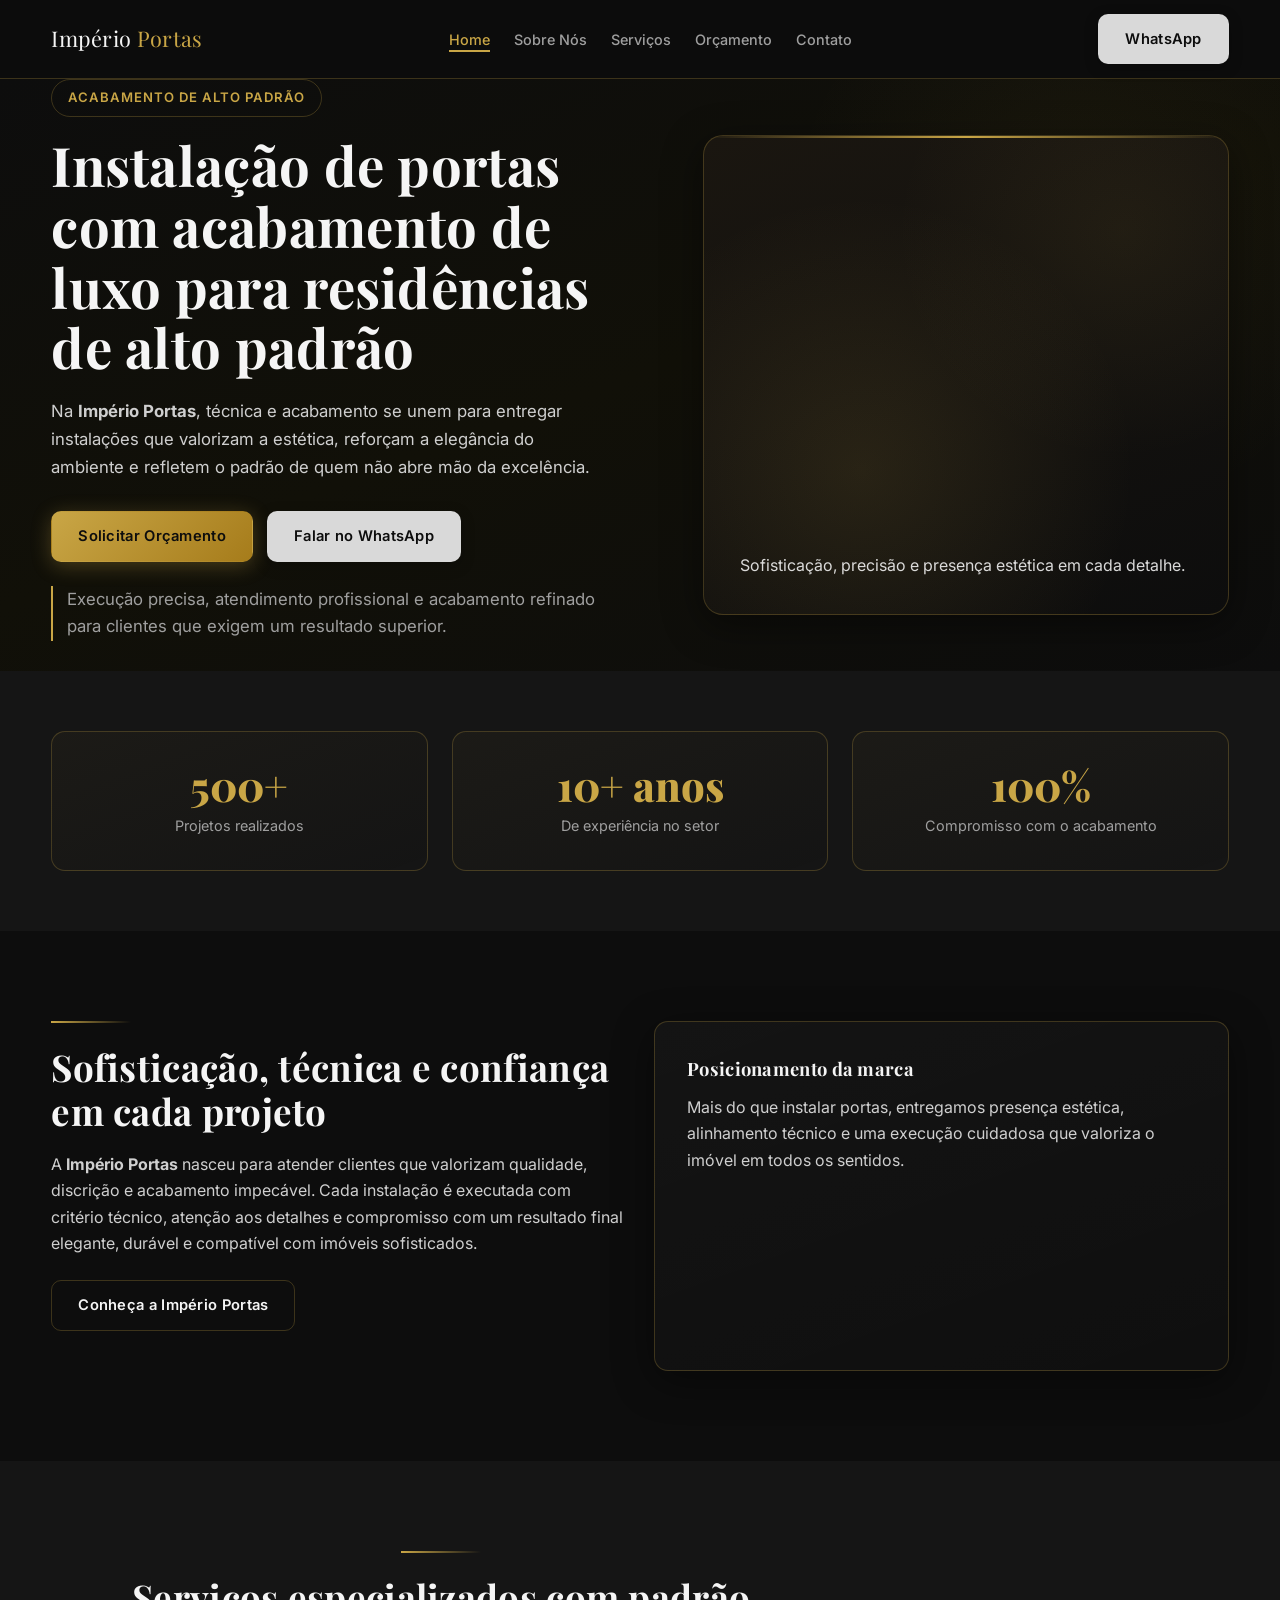
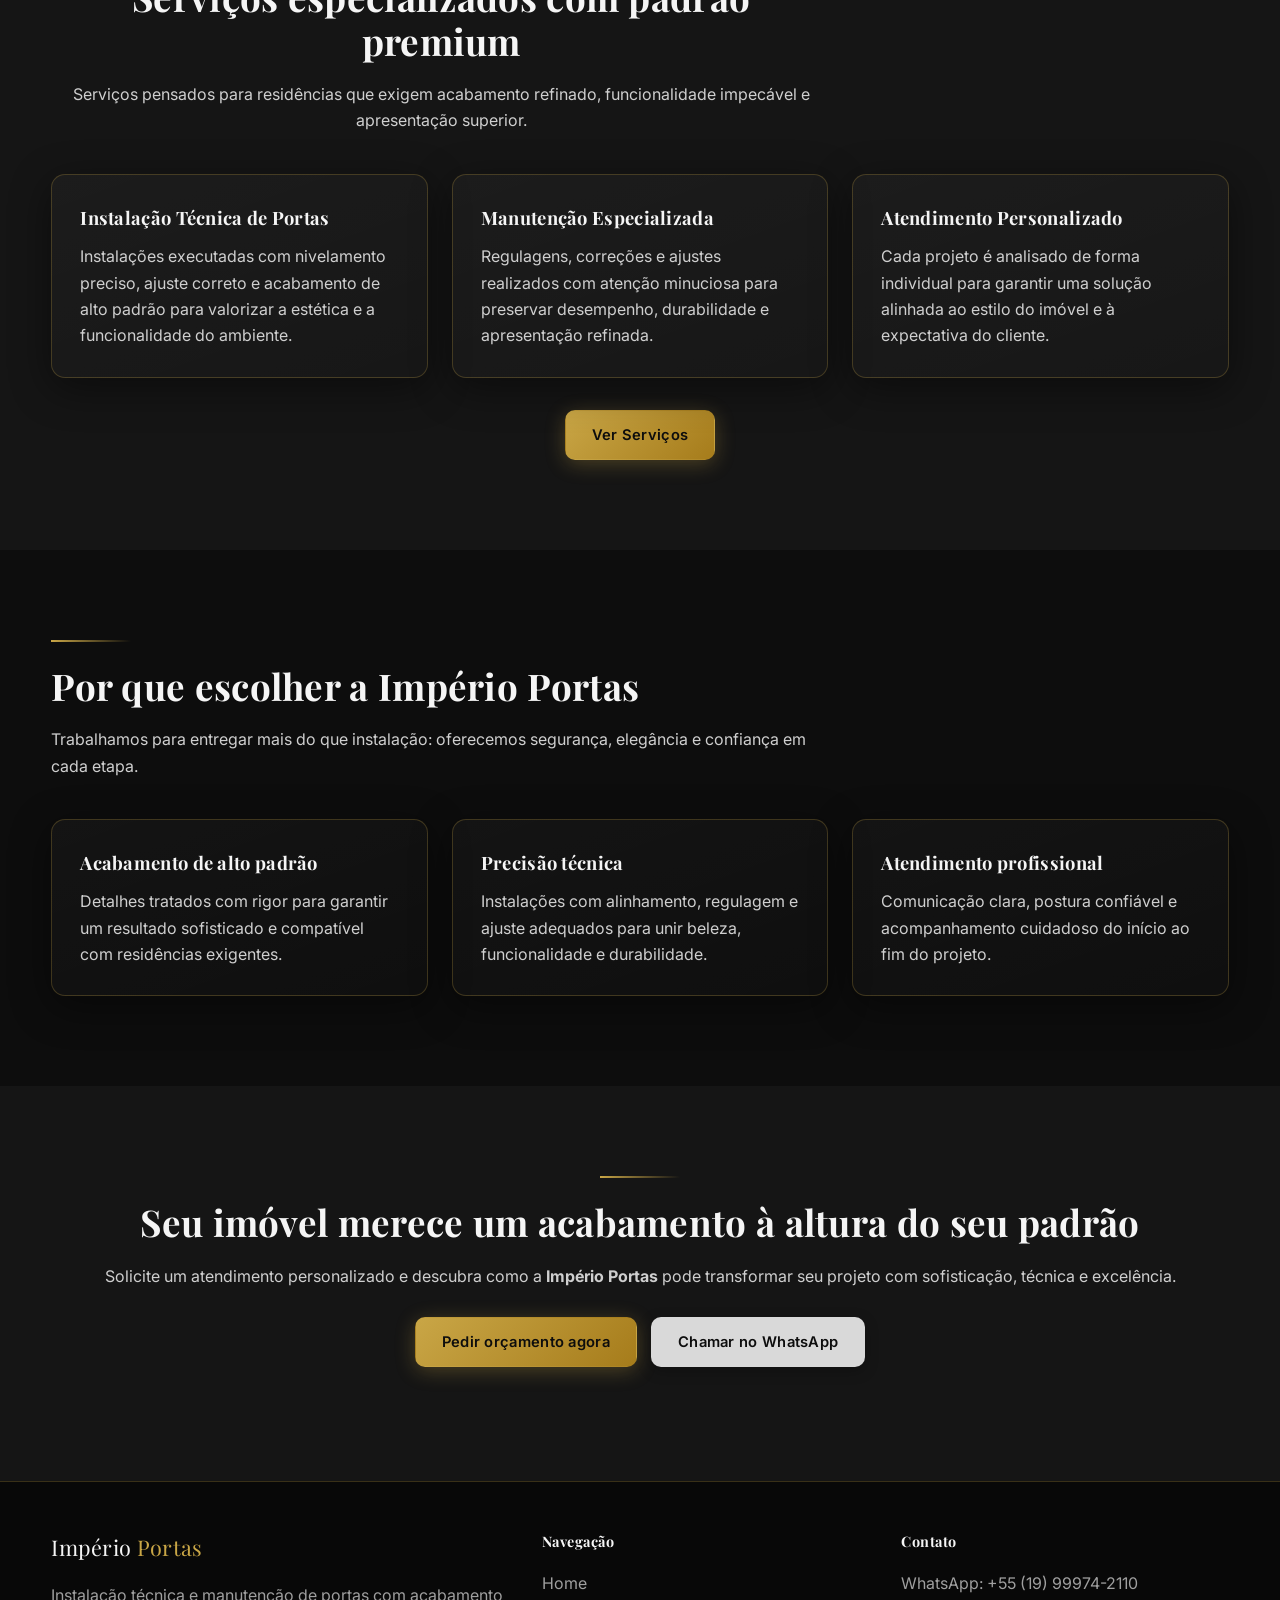
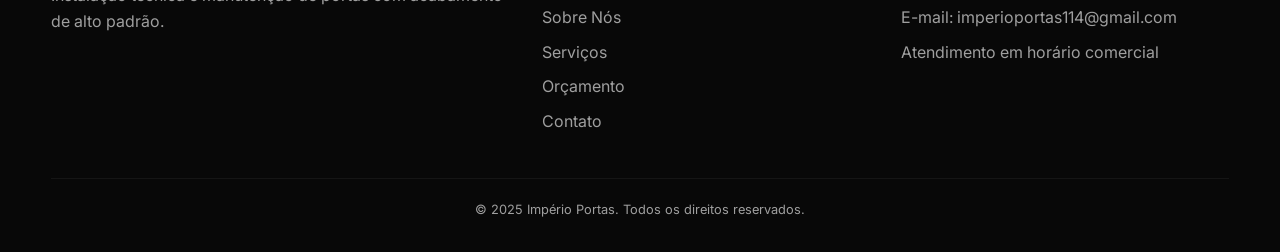
<file: index.html>
<!DOCTYPE html>
<html lang="pt-BR">
<head>
  <meta charset="UTF-8" />
  <meta name="viewport" content="width=device-width, initial-scale=1.0" />
  <meta name="description" content="Império Portas — Instalação de portas com acabamento de luxo para residências de alto padrão." />
  <title>Império Portas | Instalação Premium de Portas</title>
  <link rel="preconnect" href="https://fonts.googleapis.com">
  <link rel="preconnect" href="https://fonts.gstatic.com" crossorigin>
  <link href="https://fonts.googleapis.com/css2?family=Inter:wght@300;400;500;600;700&family=Playfair+Display:wght@600;700;800&display=swap" rel="stylesheet">
  <link rel="stylesheet" href="style.css" />
</head>
<body>

  <!-- ══ HEADER ══════════════════════════════════════════════ -->
  <header class="header">
    <div class="container navbar">
      <a class="logo" href="index.html">Império <span>Portas</span></a>

      <nav aria-label="Menu principal">
        <ul class="nav-menu">
          <li><a class="active" href="index.html">Home</a></li>
          <li><a href="sobre.html">Sobre Nós</a></li>
          <li><a href="servicos.html">Serviços</a></li>
          <li><a href="orcamento.html">Orçamento</a></li>
          <li><a href="contato.html">Contato</a></li>
        </ul>
      </nav>

      <div class="nav-cta">
        <a class="btn btn-light" href="https://wa.me/5519999742110" target="_blank" rel="noopener">WhatsApp</a>
      </div>

      <!-- Hamburger mobile -->
      <button class="hamburger" id="hamburger" aria-label="Abrir menu" aria-expanded="false">
        <span></span><span></span><span></span>
      </button>
    </div>
  </header>

  <!-- Menu mobile overlay -->
  <nav class="mobile-menu" id="mobileMenu" aria-label="Menu mobile">
    <a href="index.html" class="active">Home</a>
    <a href="sobre.html">Sobre Nós</a>
    <a href="servicos.html">Serviços</a>
    <a href="orcamento.html">Orçamento</a>
    <a href="contato.html">Contato</a>
    <div class="mobile-menu-cta">
      <a class="btn btn-light" href="https://wa.me/5519999742110" target="_blank" rel="noopener">Chamar no WhatsApp</a>
    </div>
  </nav>

  <!-- ══ HERO ════════════════════════════════════════════════ -->
  <section class="hero" style="position:relative; overflow:hidden;">
  <div class="hero-accent"></div>
    <div class="container hero-grid">
      <div data-reveal>
        <span class="eyebrow">Acabamento de alto padrão</span>
        <h1>Instalação de portas com acabamento de luxo para residências de alto padrão</h1>
        <p>Na <strong>Império Portas</strong>, técnica e acabamento se unem para entregar instalações que valorizam a estética, reforçam a elegância do ambiente e refletem o padrão de quem não abre mão da excelência.</p>
        <div class="hero-actions">
          <a class="btn btn-gold" href="orcamento.html">Solicitar Orçamento</a>
          <a class="btn btn-light" href="https://wa.me/5519999742110" target="_blank" rel="noopener">Falar no WhatsApp</a>
        </div>
        <p class="trust">Execução precisa, atendimento profissional e acabamento refinado para clientes que exigem um resultado superior.</p>
      </div>

      <div class="hero-card" data-reveal data-reveal-delay="2">
        <span>Sofisticação, precisão e presença estética em cada detalhe.</span>
      </div>
    </div>
  </section>

  <!-- ══ STATS ════════════════════════════════════════════════ -->
  <section class="section-sm alt-bg">
    <div class="container stats-grid">
      <div class="stat-card" data-reveal>
        <div class="stat-number" data-counter="500" data-suffix="+">0+</div>
        <div class="stat-label">Projetos realizados</div>
      </div>
      <div class="stat-card" data-reveal data-reveal-delay="2">
        <div class="stat-number" data-counter="10" data-suffix="+ anos">0+</div>
        <div class="stat-label">De experiência no setor</div>
      </div>
      <div class="stat-card" data-reveal data-reveal-delay="3">
        <div class="stat-number" data-counter="100" data-suffix="%">0%</div>
        <div class="stat-label">Compromisso com o acabamento</div>
      </div>
    </div>
  </section>

  <!-- ══ SOBRE RESUMO ═════════════════════════════════════════ -->
  <section class="section">
    <div class="container grid-2">
      <div class="section-head" data-reveal>
        <div class="line"></div>
        <h2>Sofisticação, técnica e confiança em cada projeto</h2>
        <p>A <strong>Império Portas</strong> nasceu para atender clientes que valorizam qualidade, discrição e acabamento impecável. Cada instalação é executada com critério técnico, atenção aos detalhes e compromisso com um resultado final elegante, durável e compatível com imóveis sofisticados.</p>
        <a class="btn btn-outline mt-24" href="sobre.html">Conheça a Império Portas</a>
      </div>
      <div class="highlight-box" data-reveal data-reveal-delay="2">
        <h3>Posicionamento da marca</h3>
        <p>Mais do que instalar portas, entregamos presença estética, alinhamento técnico e uma execução cuidadosa que valoriza o imóvel em todos os sentidos.</p>
      </div>
    </div>
  </section>

  <!-- ══ SERVIÇOS ═════════════════════════════════════════════ -->
  <section class="section alt-bg">
    <div class="container">
      <div class="section-head center" data-reveal>
        <div class="line" style="margin:0 auto 22px;"></div>
        <h2>Serviços especializados com padrão premium</h2>
        <p>Serviços pensados para residências que exigem acabamento refinado, funcionalidade impecável e apresentação superior.</p>
      </div>
      <div class="grid-3">
        <div class="card" data-reveal data-reveal-delay="1">
          <h3>Instalação Técnica de Portas</h3>
          <p>Instalações executadas com nivelamento preciso, ajuste correto e acabamento de alto padrão para valorizar a estética e a funcionalidade do ambiente.</p>
        </div>
        <div class="card" data-reveal data-reveal-delay="2">
          <h3>Manutenção Especializada</h3>
          <p>Regulagens, correções e ajustes realizados com atenção minuciosa para preservar desempenho, durabilidade e apresentação refinada.</p>
        </div>
        <div class="card" data-reveal data-reveal-delay="3">
          <h3>Atendimento Personalizado</h3>
          <p>Cada projeto é analisado de forma individual para garantir uma solução alinhada ao estilo do imóvel e à expectativa do cliente.</p>
        </div>
      </div>
      <div class="center mt-32">
        <a class="btn btn-gold" href="servicos.html">Ver Serviços</a>
      </div>
    </div>
  </section>

  <!-- ══ DIFERENCIAIS ═════════════════════════════════════════ -->
  <section class="section">
    <div class="container">
      <div class="section-head" data-reveal>
        <div class="line"></div>
        <h2>Por que escolher a Império Portas</h2>
        <p>Trabalhamos para entregar mais do que instalação: oferecemos segurança, elegância e confiança em cada etapa.</p>
      </div>
      <div class="grid-3">
        <div class="card" data-reveal data-reveal-delay="1">
          <h3>Acabamento de alto padrão</h3>
          <p>Detalhes tratados com rigor para garantir um resultado sofisticado e compatível com residências exigentes.</p>
        </div>
        <div class="card" data-reveal data-reveal-delay="2">
          <h3>Precisão técnica</h3>
          <p>Instalações com alinhamento, regulagem e ajuste adequados para unir beleza, funcionalidade e durabilidade.</p>
        </div>
        <div class="card" data-reveal data-reveal-delay="3">
          <h3>Atendimento profissional</h3>
          <p>Comunicação clara, postura confiável e acompanhamento cuidadoso do início ao fim do projeto.</p>
        </div>
      </div>
    </div>
  </section>

  <!-- ══ CTA FINAL ════════════════════════════════════════════ -->
  <section class="section alt-bg">
    <div class="container center" data-reveal>
      <div class="line" style="margin:0 auto 22px;"></div>
      <h2>Seu imóvel merece um acabamento à altura do seu padrão</h2>
      <p>Solicite um atendimento personalizado e descubra como a <strong>Império Portas</strong> pode transformar seu projeto com sofisticação, técnica e excelência.</p>
      <div class="hero-actions" style="justify-content:center; margin-top:28px;">
        <a class="btn btn-gold" href="orcamento.html">Pedir orçamento agora</a>
        <a class="btn btn-light" href="https://wa.me/5519999742110" target="_blank" rel="noopener">Chamar no WhatsApp</a>
      </div>
    </div>
  </section>

  <!-- ══ FOOTER ═══════════════════════════════════════════════ -->
  <footer class="footer">
    <div class="container footer-grid">
      <div>
        <div class="logo mb-16">Império <span>Portas</span></div>
        <p>Instalação técnica e manutenção de portas com acabamento de alto padrão.</p>
      </div>
      <div>
        <h4>Navegação</h4>
        <a href="index.html">Home</a>
        <a href="sobre.html">Sobre Nós</a>
        <a href="servicos.html">Serviços</a>
        <a href="orcamento.html">Orçamento</a>
        <a href="contato.html">Contato</a>
      </div>
      <div>
       <h4>Contato</h4>
        <p>WhatsApp: +55 (19) 99974-2110</p>
        <p>E-mail: imperioportas114@gmail.com</p>
        <p>Atendimento em horário comercial</p>
      </div>
    </div>
    <div class="footer-bottom container">
      <p>&copy; 2025 Império Portas. Todos os direitos reservados.</p>
    </div>
  </footer>

  <script src="app.js" defer></script>
</body>
</html>
</file>
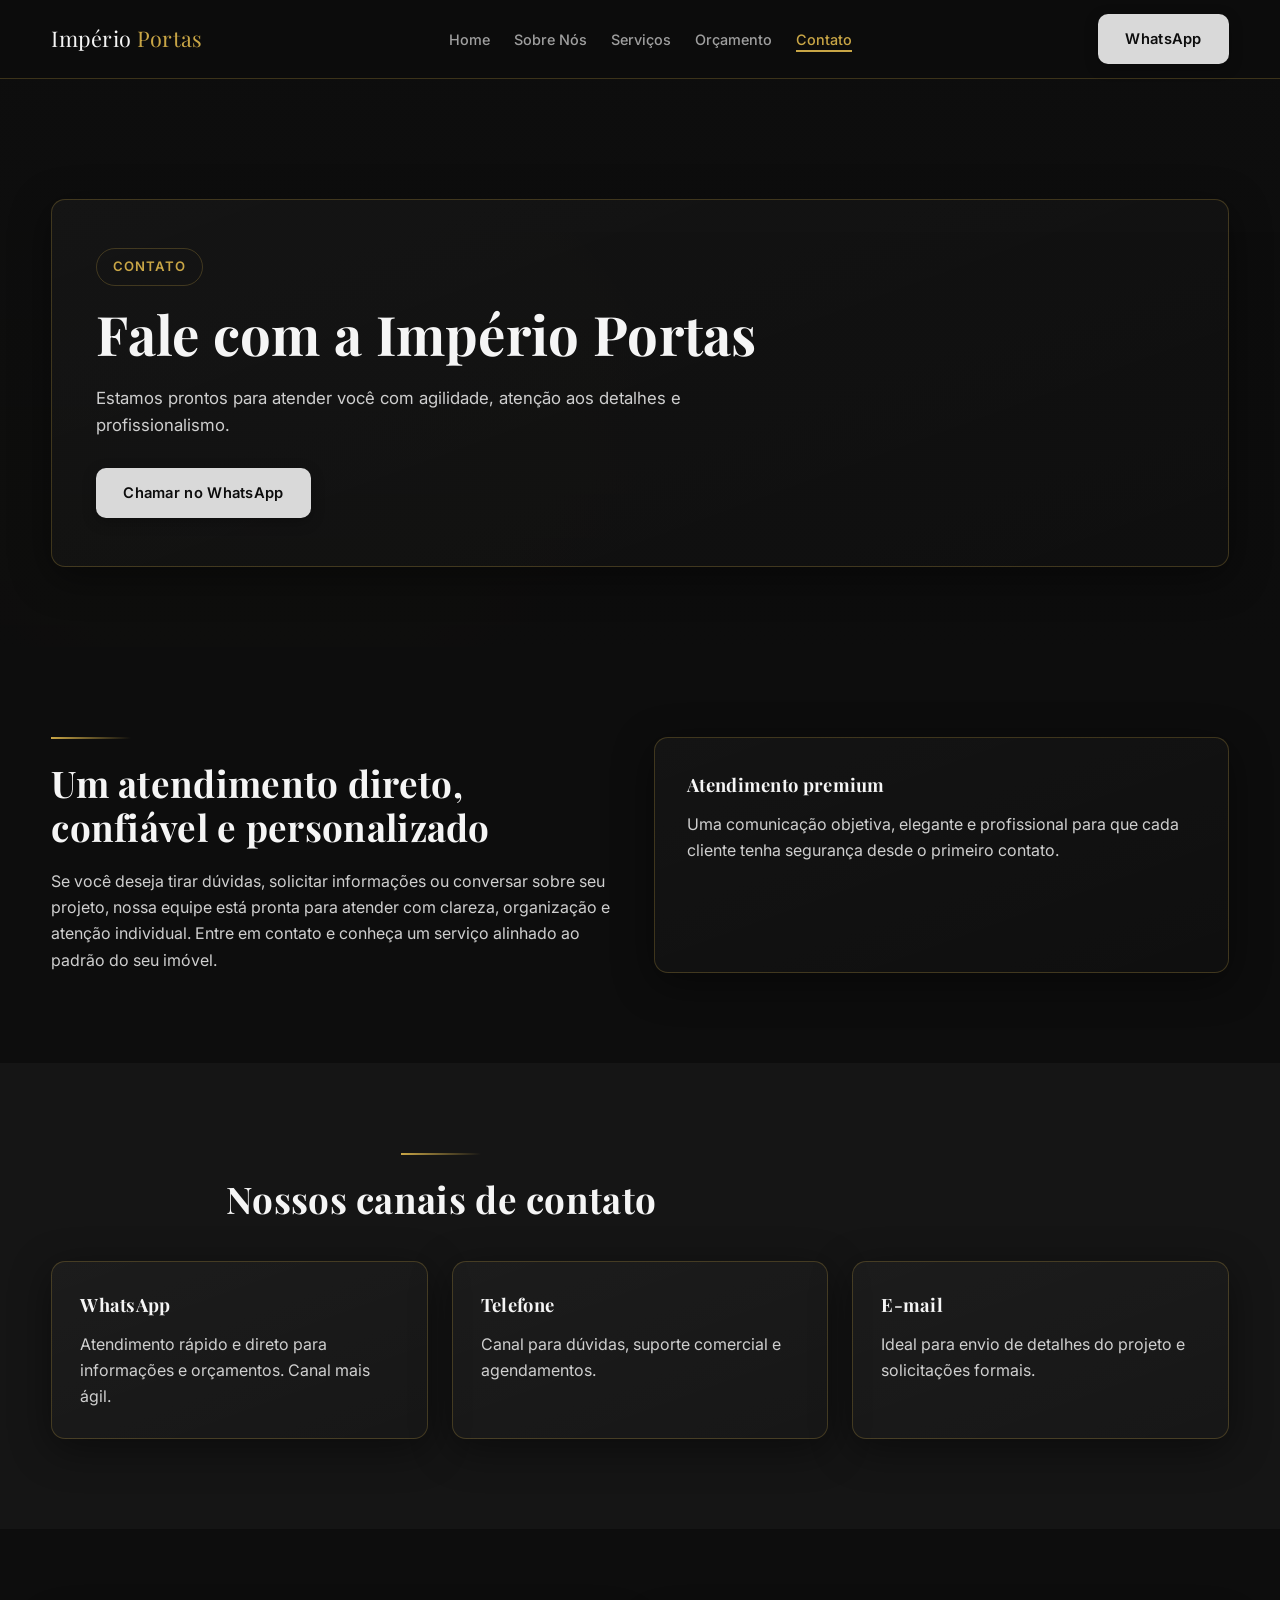
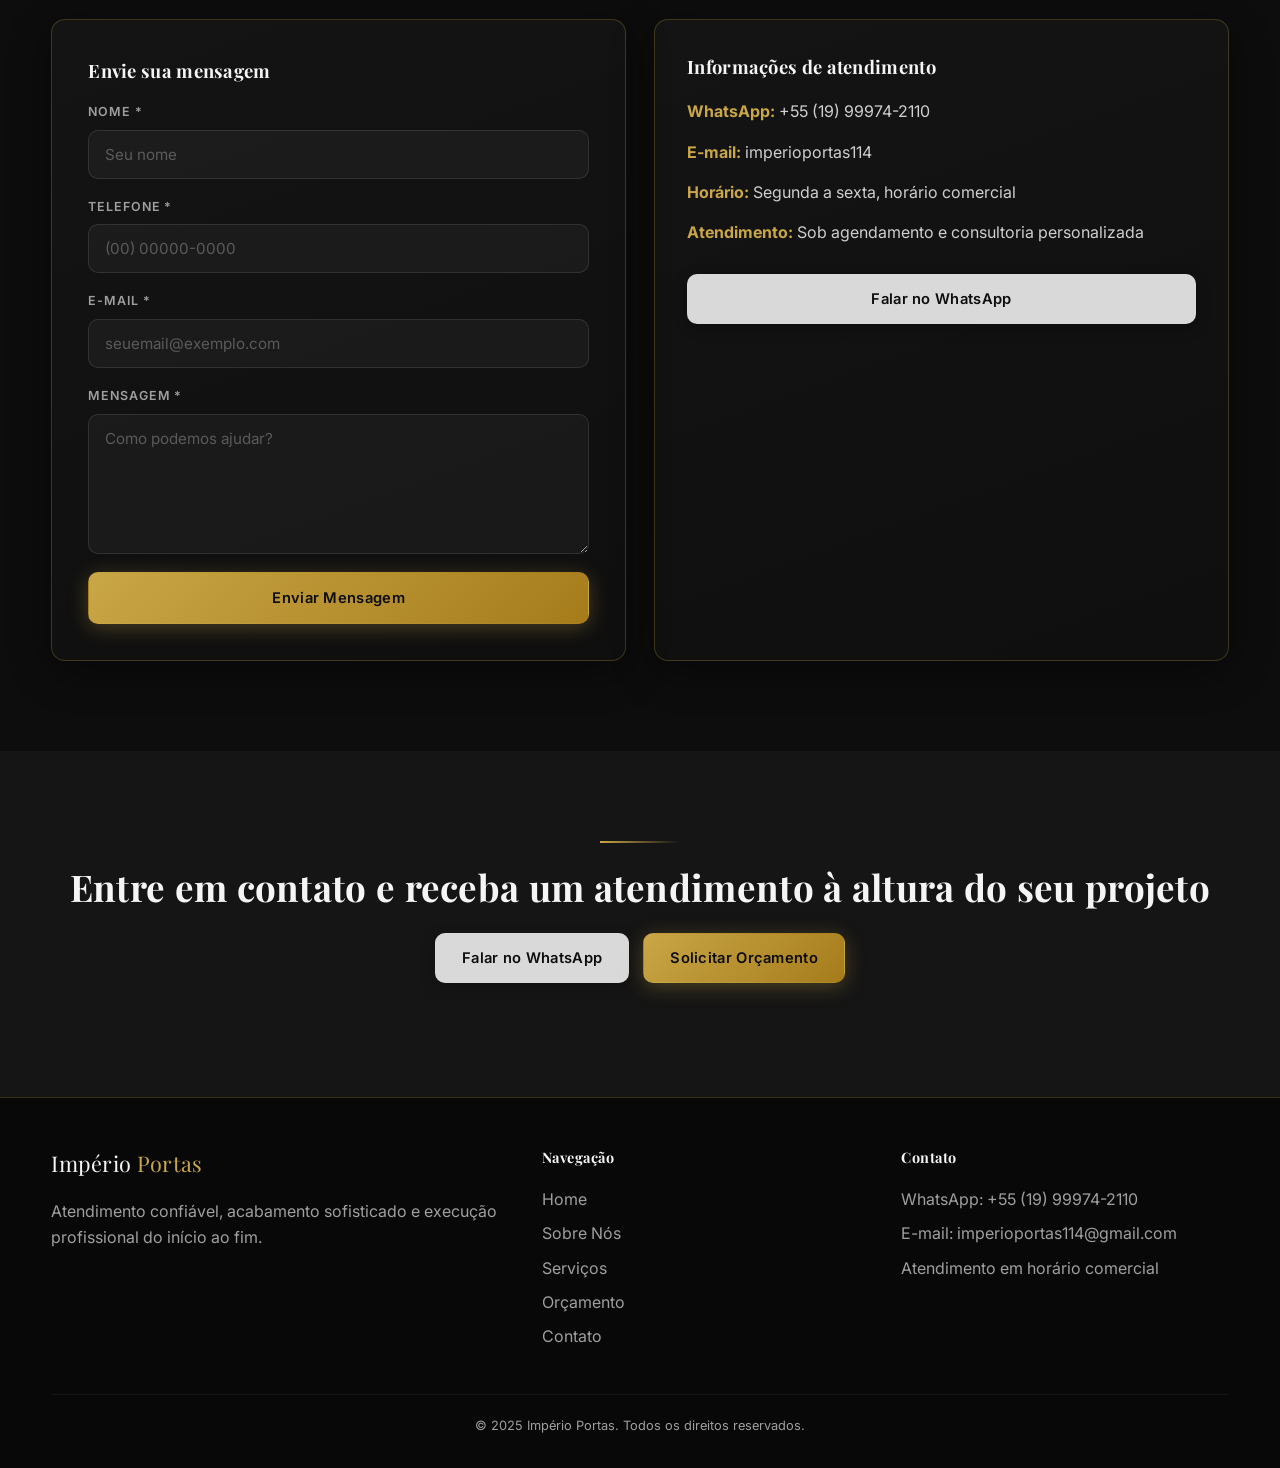
<file: contato.html>
<!DOCTYPE html>
<html lang="pt-BR">
<head>
  <meta charset="UTF-8" /><meta name="viewport" content="width=device-width, initial-scale=1.0" />
  <title>Império Portas | Contato</title>
  <link rel="preconnect" href="https://fonts.googleapis.com">
  <link rel="preconnect" href="https://fonts.gstatic.com" crossorigin>
  <link href="https://fonts.googleapis.com/css2?family=Inter:wght@300;400;500;600;700&family=Playfair+Display:wght@600;700;800&display=swap" rel="stylesheet">
  <link rel="stylesheet" href="style.css" />
</head>
<body>

  <header class="header">
    <div class="container navbar">
      <a class="logo" href="index.html">Império <span>Portas</span></a>
      <nav><ul class="nav-menu">
        <li><a href="index.html">Home</a></li>
        <li><a href="sobre.html">Sobre Nós</a></li>
        <li><a href="servicos.html">Serviços</a></li>
        <li><a href="orcamento.html">Orçamento</a></li>
        <li><a class="active" href="contato.html">Contato</a></li>
      </ul></nav>
      <div class="nav-cta"><a class="btn btn-light" href="https://wa.me/5519999742110" target="_blank">WhatsApp</a></div>
      <button class="hamburger" id="hamburger" aria-label="Abrir menu" aria-expanded="false">
        <span></span><span></span><span></span>
      </button>
    </div>
  </header>

  <nav class="mobile-menu" id="mobileMenu">
    <a href="index.html">Home</a>
    <a href="sobre.html">Sobre Nós</a>
    <a href="servicos.html">Serviços</a>
    <a href="orcamento.html">Orçamento</a>
    <a href="contato.html" class="active">Contato</a>
    <div class="mobile-menu-cta">
      <a class="btn btn-light" href="https://wa.me/5519999742110" target="_blank">Chamar no WhatsApp</a>
    </div>
  </nav>

  <section class="banner">
    <div class="container">
      <div class="banner-card" data-reveal>
        <span class="eyebrow">Contato</span>
        <h1>Fale com a Império Portas</h1>
        <p>Estamos prontos para atender você com agilidade, atenção aos detalhes e profissionalismo.</p>
        <a class="btn btn-light" href="https://wa.me/5519999742110" target="_blank">Chamar no WhatsApp</a>
      </div>
    </div>
  </section>

  <section class="section">
    <div class="container grid-2">
      <div data-reveal>
        <div class="line"></div>
        <h2>Um atendimento direto, confiável e personalizado</h2>
        <p>Se você deseja tirar dúvidas, solicitar informações ou conversar sobre seu projeto, nossa equipe está pronta para atender com clareza, organização e atenção individual. Entre em contato e conheça um serviço alinhado ao padrão do seu imóvel.</p>
      </div>
      <div class="highlight-box" data-reveal data-reveal-delay="2">
        <h3>Atendimento premium</h3>
        <p>Uma comunicação objetiva, elegante e profissional para que cada cliente tenha segurança desde o primeiro contato.</p>
      </div>
    </div>
  </section>

  <section class="section alt-bg">
    <div class="container">
      <div class="section-head center" data-reveal>
        <div class="line" style="margin:0 auto 22px;"></div>
        <h2>Nossos canais de contato</h2>
      </div>
      <div class="grid-3">
        <div class="contact-card" data-reveal data-reveal-delay="1">
          <h3> WhatsApp</h3>
          <p>Atendimento rápido e direto para informações e orçamentos. Canal mais ágil.</p>
        </div>
        <div class="contact-card" data-reveal data-reveal-delay="2">
          <h3> Telefone</h3>
          <p>Canal para dúvidas, suporte comercial e agendamentos.</p>
        </div>
        <div class="contact-card" data-reveal data-reveal-delay="3">
          <h3> E-mail</h3>
          <p>Ideal para envio de detalhes do projeto e solicitações formais.</p>
        </div>
      </div>
    </div>
  </section>

  <!-- FORMULÁRIO + INFORMAÇÕES -->
  <section class="section">
    <div class="container grid-2">
      <div class="form-box" data-reveal>
        <!-- Sucesso -->
        <div class="form-success">
          <div class="icon">✅</div>
          <h3>Mensagem enviada!</h3>
          <p>Nossa equipe retornará em breve com atenção e profissionalismo.</p>
        </div>

        <h3 class="mb-16">Envie sua mensagem</h3>
        <form class="form-grid" id="formContato" novalidate>
          <div class="form-group">
            <label for="cNome">Nome *</label>
            <input type="text" id="cNome" name="nome" placeholder="Seu nome" required />
          </div>
          <div class="form-group">
            <label for="cTel">Telefone *</label>
            <input type="tel" id="cTel" name="telefone" placeholder="(00) 00000-0000" required />
          </div>
          <div class="form-group">
            <label for="cEmail">E-mail *</label>
            <input type="email" id="cEmail" name="email" placeholder="seuemail@exemplo.com" required />
          </div>
          <div class="form-group">
            <label for="cMsg">Mensagem *</label>
            <textarea id="cMsg" name="mensagem" placeholder="Como podemos ajudar?" required></textarea>
          </div>
          <button class="btn btn-gold" type="submit" style="width:100%; min-height:52px;">Enviar Mensagem</button>
        </form>
      </div>

      <div class="info-box" data-reveal data-reveal-delay="2">
        <h3 class="mb-16">Informações de atendimento</h3>
        <p style="margin-bottom:14px;"><strong style="color:var(--gold);">WhatsApp:</strong> +55 (19) 99974-2110</p>
        <p style="margin-bottom:14px;"><strong style="color:var(--gold);">E-mail:</strong> imperioportas114</p>
        <p style="margin-bottom:14px;"><strong style="color:var(--gold);">Horário:</strong> Segunda a sexta, horário comercial</p>
        <p style="margin-bottom:28px;"><strong style="color:var(--gold);">Atendimento:</strong> Sob agendamento e consultoria personalizada</p>
        <a class="btn btn-light" href="https://wa.me/5519999742110" target="_blank" style="width:100%; justify-content:center;">Falar no WhatsApp</a>
      </div>
    </div>
  </section>

  <section class="section alt-bg">
    <div class="container center" data-reveal>
      <div class="line" style="margin:0 auto 22px;"></div>
      <h2>Entre em contato e receba um atendimento à altura do seu projeto</h2>
      <div class="hero-actions" style="justify-content:center; margin-top:24px;">
        <a class="btn btn-light" href="https://wa.me/5519999742110" target="_blank">Falar no WhatsApp</a>
        <a class="btn btn-gold" href="orcamento.html">Solicitar Orçamento</a>
      </div>
    </div>
  </section>

  <footer class="footer">
    <div class="container footer-grid">
      <div><div class="logo mb-16">Império <span>Portas</span></div><p>Atendimento confiável, acabamento sofisticado e execução profissional do início ao fim.</p></div>
      <div><h4>Navegação</h4><a href="index.html">Home</a><a href="sobre.html">Sobre Nós</a><a href="servicos.html">Serviços</a><a href="orcamento.html">Orçamento</a><a href="contato.html">Contato</a></div>
      <div>
         <h4>Contato</h4>
        <p>WhatsApp: +55 (19) 99974-2110</p>
        <p>E-mail: imperioportas114@gmail.com</p>
        <p>Atendimento em horário comercial</p>
      </div>
    </div>
    <div class="footer-bottom container"><p>&copy; 2025 Império Portas. Todos os direitos reservados.</p></div>
  </footer>

  <script src="app.js" defer></script>
</body>
</html>
</file>
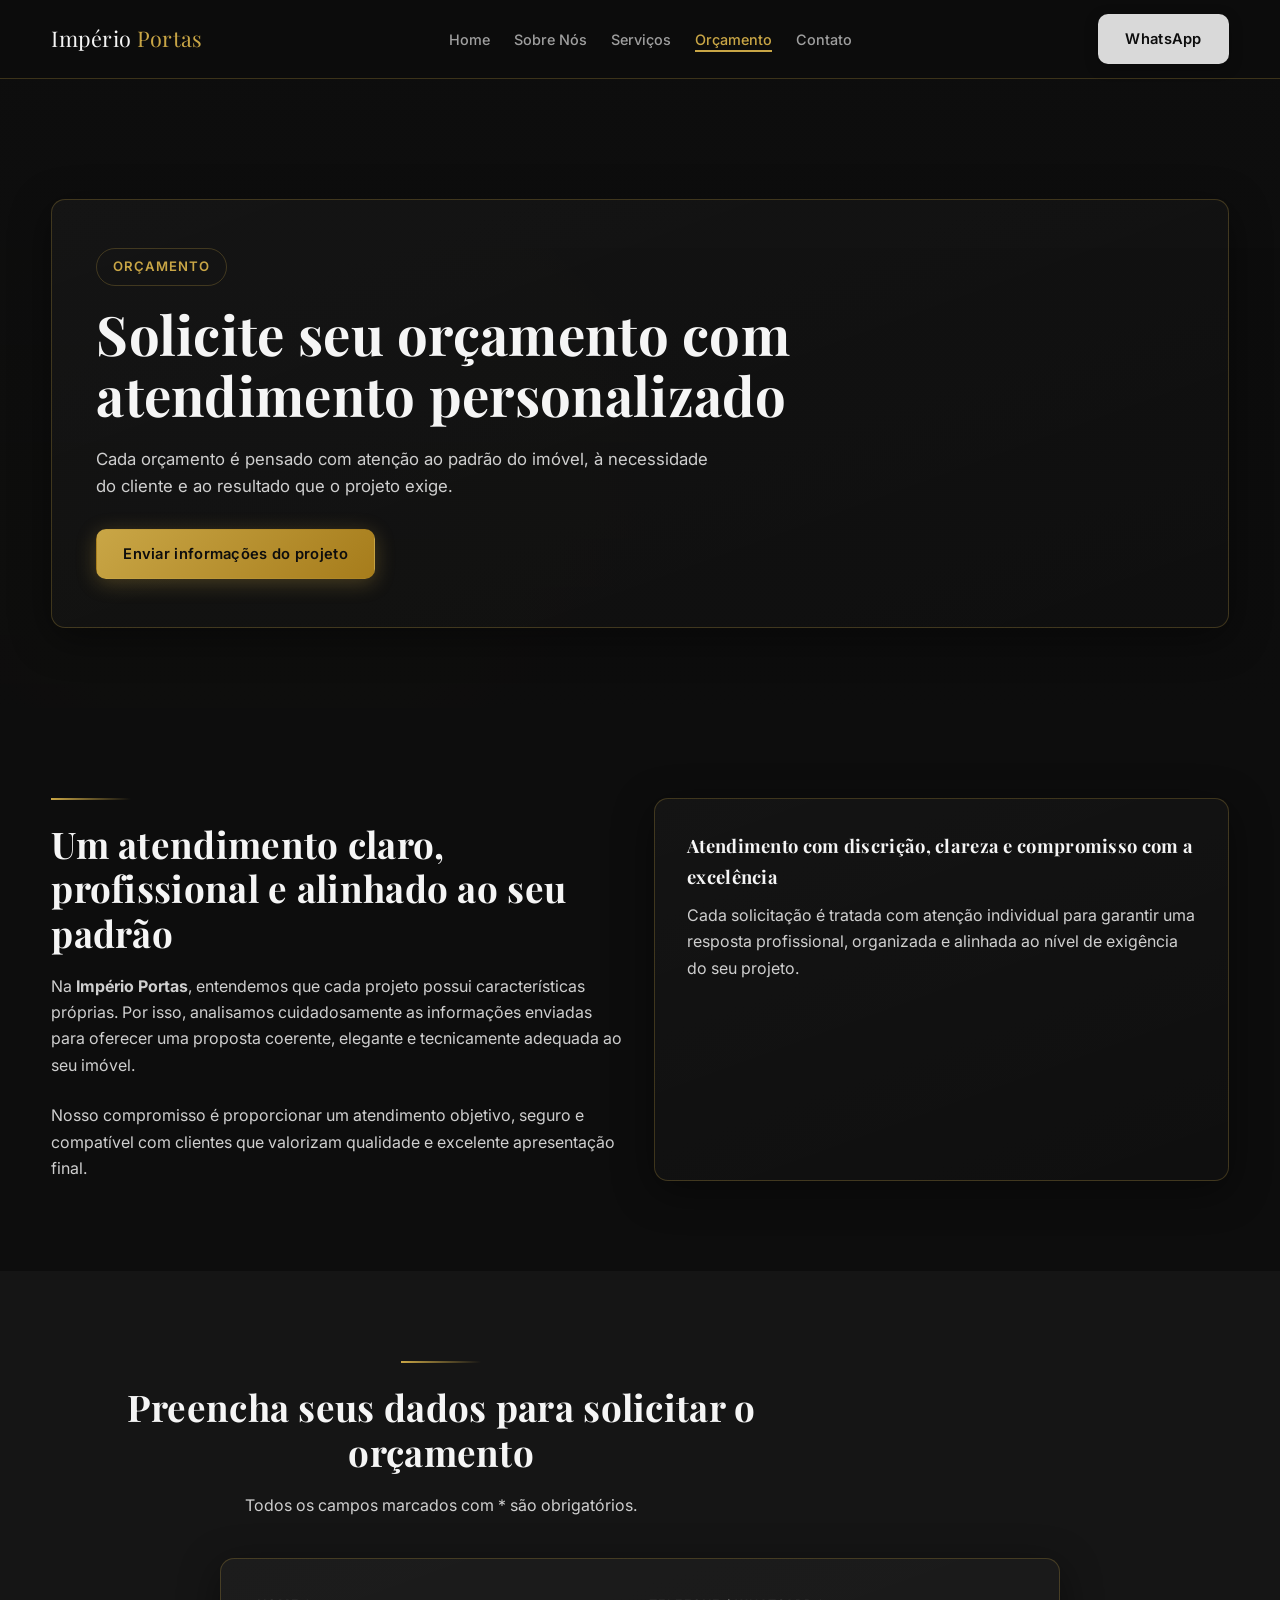
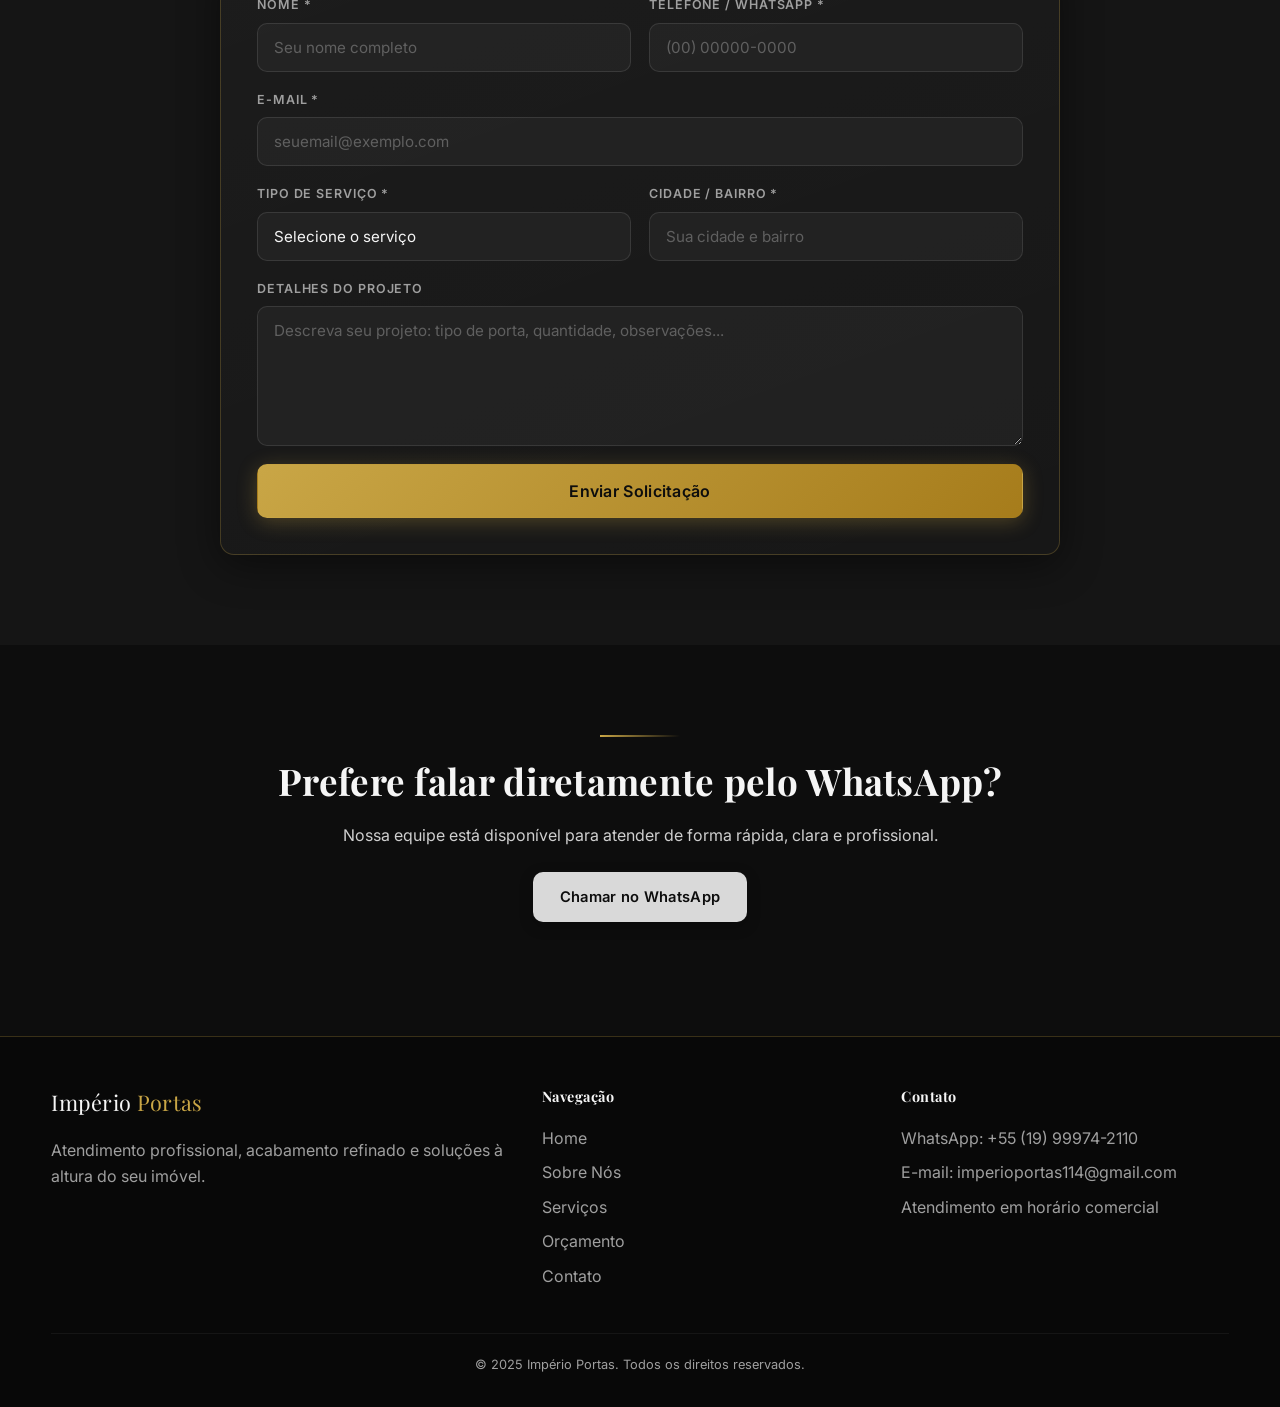
<file: orcamento.html>
<!DOCTYPE html>
<html lang="pt-BR">
<head>
  <meta charset="UTF-8" /><meta name="viewport" content="width=device-width, initial-scale=1.0" />
  <title>Império Portas | Orçamento</title>
  <link rel="preconnect" href="https://fonts.googleapis.com">
  <link rel="preconnect" href="https://fonts.gstatic.com" crossorigin>
  <link href="https://fonts.googleapis.com/css2?family=Inter:wght@300;400;500;600;700&family=Playfair+Display:wght@600;700;800&display=swap" rel="stylesheet">
  <link rel="stylesheet" href="style.css" />
</head>
<body>

  <header class="header">
    <div class="container navbar">
      <a class="logo" href="index.html">Império <span>Portas</span></a>
      <nav><ul class="nav-menu">
        <li><a href="index.html">Home</a></li>
        <li><a href="sobre.html">Sobre Nós</a></li>
        <li><a href="servicos.html">Serviços</a></li>
        <li><a class="active" href="orcamento.html">Orçamento</a></li>
        <li><a href="contato.html">Contato</a></li>
      </ul></nav>
      <div class="nav-cta"><a class="btn btn-light" href="https://wa.me/5519999742110" target="_blank">WhatsApp</a></div>
      <button class="hamburger" id="hamburger" aria-label="Abrir menu" aria-expanded="false">
        <span></span><span></span><span></span>
      </button>
    </div>
  </header>

  <nav class="mobile-menu" id="mobileMenu">
    <a href="index.html">Home</a>
    <a href="sobre.html">Sobre Nós</a>
    <a href="servicos.html">Serviços</a>
    <a href="orcamento.html" class="active">Orçamento</a>
    <a href="contato.html">Contato</a>
    <div class="mobile-menu-cta">
      <a class="btn btn-light" href="https://wa.me/5519999742110" target="_blank">Chamar no WhatsApp</a>
    </div>
  </nav>

  <section class="banner">
    <div class="container">
      <div class="banner-card" data-reveal>
        <span class="eyebrow">Orçamento</span>
        <h1>Solicite seu orçamento com atendimento personalizado</h1>
        <p>Cada orçamento é pensado com atenção ao padrão do imóvel, à necessidade do cliente e ao resultado que o projeto exige.</p>
        <a class="btn btn-gold" href="#form-orcamento">Enviar informações do projeto</a>
      </div>
    </div>
  </section>

  <section class="section">
    <div class="container grid-2">
      <div data-reveal>
        <div class="line"></div>
        <h2>Um atendimento claro, profissional e alinhado ao seu padrão</h2>
        <p>Na <strong>Império Portas</strong>, entendemos que cada projeto possui características próprias. Por isso, analisamos cuidadosamente as informações enviadas para oferecer uma proposta coerente, elegante e tecnicamente adequada ao seu imóvel.</p>
        <p class="mt-24">Nosso compromisso é proporcionar um atendimento objetivo, seguro e compatível com clientes que valorizam qualidade e excelente apresentação final.</p>
      </div>
      <div class="highlight-box" data-reveal data-reveal-delay="2">
        <h3>Atendimento com discrição, clareza e compromisso com a excelência</h3>
        <p>Cada solicitação é tratada com atenção individual para garantir uma resposta profissional, organizada e alinhada ao nível de exigência do seu projeto.</p>
      </div>
    </div>
  </section>

  <!-- FORMULÁRIO PREMIUM -->
  <section class="section alt-bg" id="form-orcamento">
    <div class="container">
      <div class="section-head center" data-reveal>
        <div class="line" style="margin:0 auto 22px;"></div>
        <h2>Preencha seus dados para solicitar o orçamento</h2>
        <p>Todos os campos marcados com * são obrigatórios.</p>
      </div>

      <div class="form-box" style="max-width:840px; margin:0 auto;" data-reveal>
        <!-- Mensagem de sucesso (oculta por padrão) -->
        <div class="form-success">
          <div class="icon">✅</div>
          <h3>Solicitação enviada com sucesso!</h3>
          <p>Em breve nossa equipe entrará em contato com uma proposta alinhada ao seu projeto.</p>
        </div>

        <form class="form-grid" id="formOrcamento" novalidate>
          <div class="form-row">
            <div class="form-group">
              <label for="nome">Nome *</label>
              <input type="text" id="nome" name="nome" placeholder="Seu nome completo" required />
            </div>
            <div class="form-group">
              <label for="telefone">Telefone / WhatsApp *</label>
              <input type="tel" id="telefone" name="telefone" placeholder="(00) 00000-0000" required />
            </div>
          </div>

          <div class="form-group">
            <label for="email">E-mail *</label>
            <input type="email" id="email" name="email" placeholder="seuemail@exemplo.com" required />
          </div>

          <div class="form-row">
            <div class="form-group">
              <label for="servico">Tipo de serviço *</label>
              <select id="servico" name="servico" required>
                <option value="" disabled selected>Selecione o serviço</option>
                <option>Instalação Técnica</option>
                <option>Manutenção</option>
                <option>Avaliação / Ajuste</option>
                <option>Outro</option>
              </select>
            </div>
            <div class="form-group">
              <label for="cidade">Cidade / Bairro *</label>
              <input type="text" id="cidade" name="cidade" placeholder="Sua cidade e bairro" required />
            </div>
          </div>

          <div class="form-group">
            <label for="mensagem">Detalhes do projeto</label>
            <textarea id="mensagem" name="mensagem" placeholder="Descreva seu projeto: tipo de porta, quantidade, observações..."></textarea>
          </div>

          <button class="btn btn-gold" type="submit" style="width:100%; font-size:1rem; min-height:54px;">
            Enviar Solicitação
          </button>
        </form>
      </div>
    </div>
  </section>

  <section class="section">
    <div class="container center" data-reveal>
      <div class="line" style="margin:0 auto 22px;"></div>
      <h2>Prefere falar diretamente pelo WhatsApp?</h2>
      <p>Nossa equipe está disponível para atender de forma rápida, clara e profissional.</p>
      <div class="hero-actions" style="justify-content:center; margin-top:24px;">
        <a class="btn btn-light" href="https://wa.me/5519999742110" target="_blank">Chamar no WhatsApp</a>
      </div>
    </div>
  </section>

  <footer class="footer">
    <div class="container footer-grid">
      <div><div class="logo mb-16">Império <span>Portas</span></div><p>Atendimento profissional, acabamento refinado e soluções à altura do seu imóvel.</p></div>
      <div><h4>Navegação</h4><a href="index.html">Home</a><a href="sobre.html">Sobre Nós</a><a href="servicos.html">Serviços</a><a href="orcamento.html">Orçamento</a><a href="contato.html">Contato</a></div>
      <div>
         <h4>Contato</h4>
        <p>WhatsApp: +55 (19) 99974-2110</p>
        <p>E-mail: imperioportas114@gmail.com</p>
        <p>Atendimento em horário comercial</p>
      </div>
    </div>
    <div class="footer-bottom container"><p>&copy; 2025 Império Portas. Todos os direitos reservados.</p></div>
  </footer>

  <script src="app.js" defer></script>
</body>
</html>
</file>
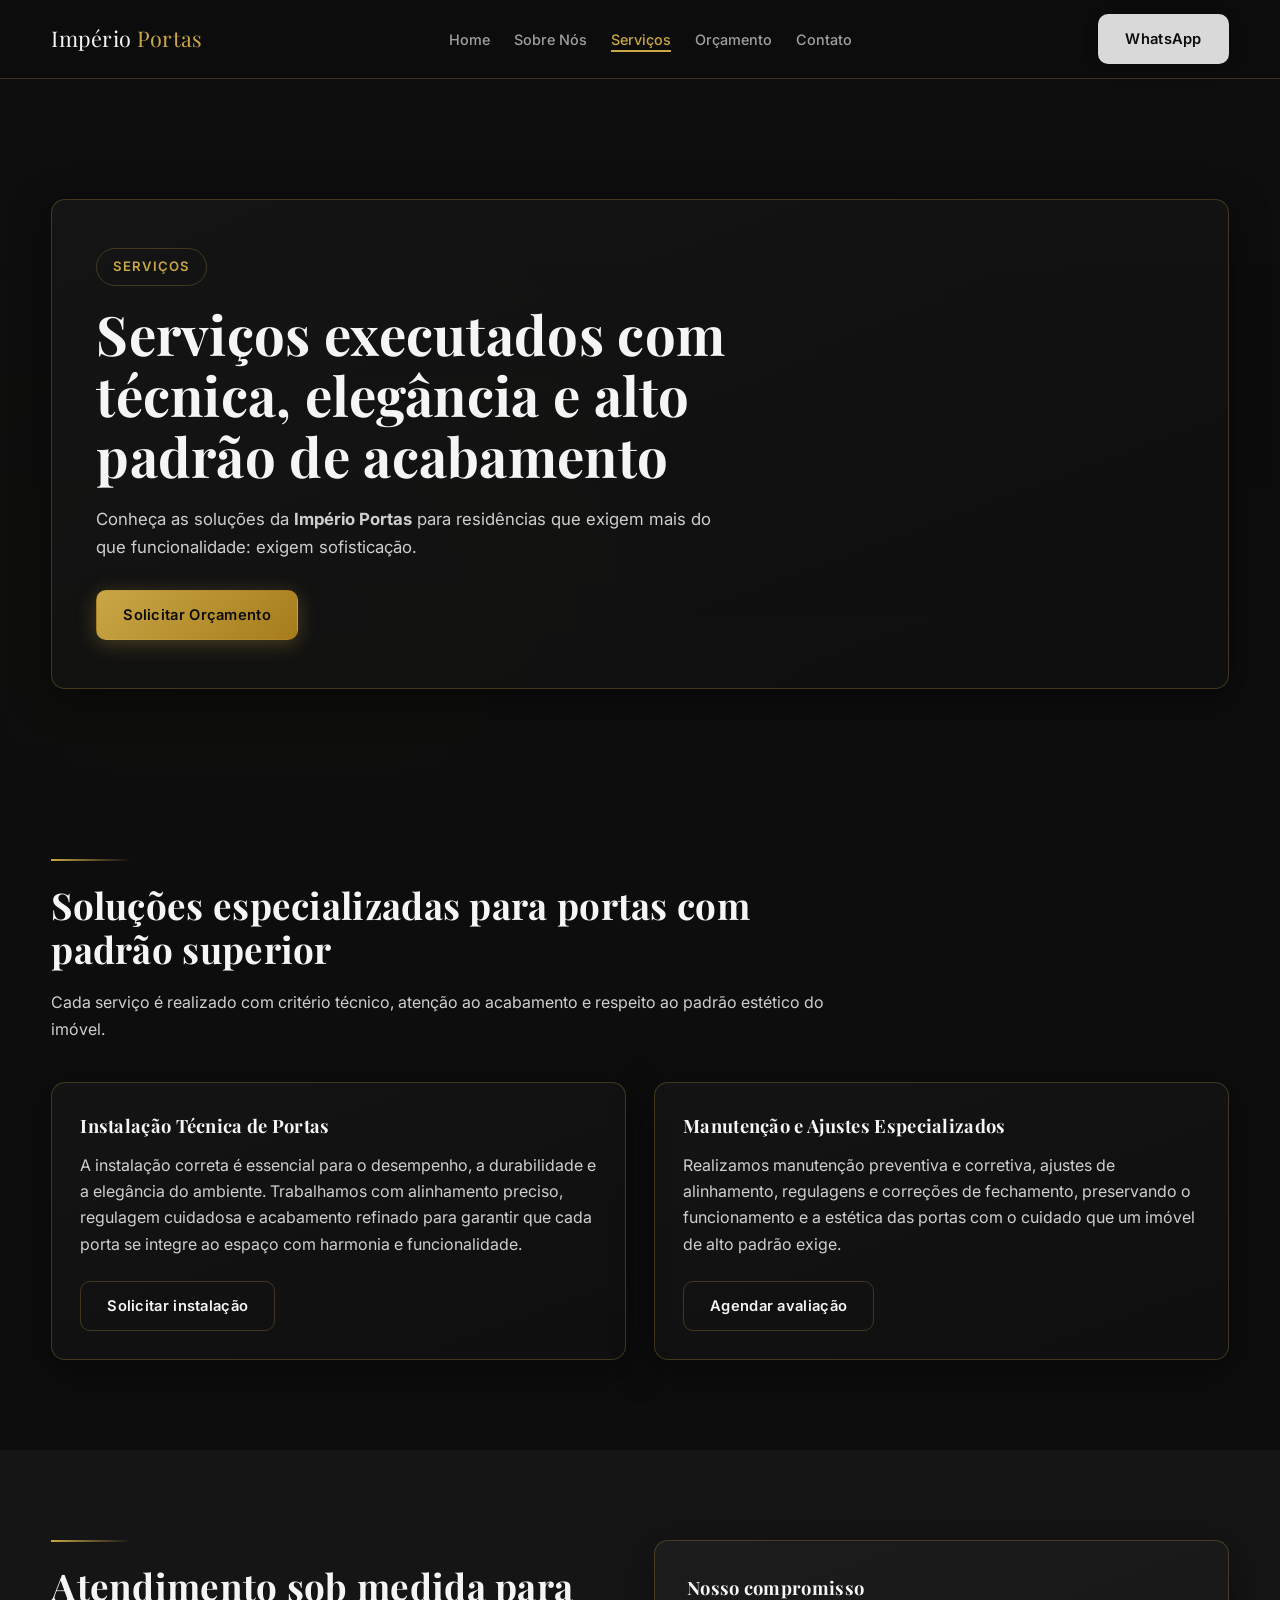
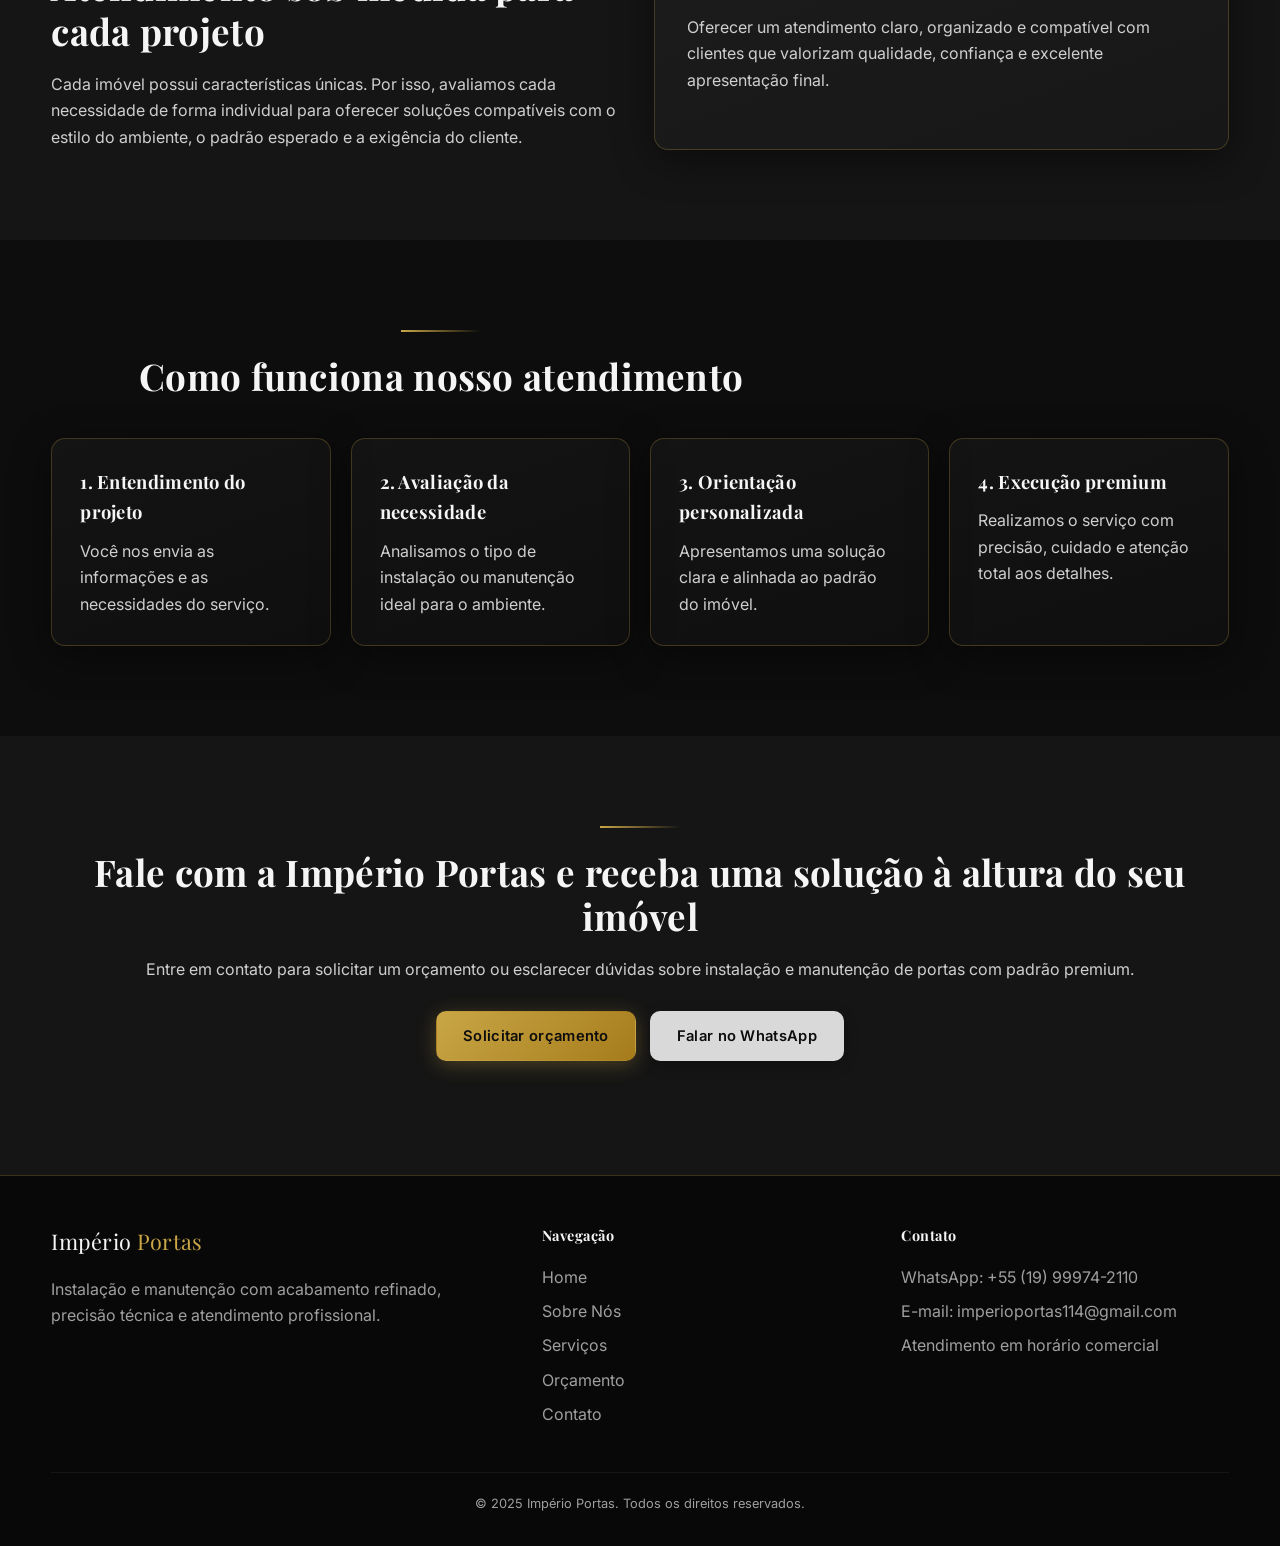
<file: servicos.html>
<!DOCTYPE html>
<html lang="pt-BR">
<head>
  <meta charset="UTF-8" /><meta name="viewport" content="width=device-width, initial-scale=1.0" />
  <title>Império Portas | Serviços</title>
  <link rel="preconnect" href="https://fonts.googleapis.com">
  <link rel="preconnect" href="https://fonts.gstatic.com" crossorigin>
  <link href="https://fonts.googleapis.com/css2?family=Inter:wght@300;400;500;600;700&family=Playfair+Display:wght@600;700;800&display=swap" rel="stylesheet">
  <link rel="stylesheet" href="style.css" />
</head>
<body>

  <header class="header">
    <div class="container navbar">
      <a class="logo" href="index.html">Império <span>Portas</span></a>
      <nav><ul class="nav-menu">
        <li><a href="index.html">Home</a></li>
        <li><a href="sobre.html">Sobre Nós</a></li>
        <li><a class="active" href="servicos.html">Serviços</a></li>
        <li><a href="orcamento.html">Orçamento</a></li>
        <li><a href="contato.html">Contato</a></li>
      </ul></nav>
      <div class="nav-cta"><a class="btn btn-light" href="https://wa.me/S5519999742110" target="_blank">WhatsApp</a></div>
      <button class="hamburger" id="hamburger" aria-label="Abrir menu" aria-expanded="false">
        <span></span><span></span><span></span>
      </button>
    </div>
  </header>

  <nav class="mobile-menu" id="mobileMenu">
    <a href="index.html">Home</a>
    <a href="sobre.html">Sobre Nós</a>
    <a href="servicos.html" class="active">Serviços</a>
    <a href="orcamento.html">Orçamento</a>
    <a href="contato.html">Contato</a>
    <div class="mobile-menu-cta">
      <a class="btn btn-light" href="https://wa.me/5519999742110" target="_blank">Chamar no WhatsApp</a>
    </div>
  </nav>

  <section class="banner">
    <div class="container">
      <div class="banner-card" data-reveal>
        <span class="eyebrow">Serviços</span>
        <h1>Serviços executados com técnica, elegância e alto padrão de acabamento</h1>
        <p>Conheça as soluções da <strong>Império Portas</strong> para residências que exigem mais do que funcionalidade: exigem sofisticação.</p>
        <a class="btn btn-gold" href="orcamento.html">Solicitar Orçamento</a>
      </div>
    </div>
  </section>

  <section class="section">
    <div class="container">
      <div class="section-head" data-reveal>
        <div class="line"></div>
        <h2>Soluções especializadas para portas com padrão superior</h2>
        <p>Cada serviço é realizado com critério técnico, atenção ao acabamento e respeito ao padrão estético do imóvel.</p>
      </div>
      <div class="grid-2">
        <div class="card" data-reveal data-reveal-delay="1">
          <h3>Instalação Técnica de Portas</h3>
          <p>A instalação correta é essencial para o desempenho, a durabilidade e a elegância do ambiente. Trabalhamos com alinhamento preciso, regulagem cuidadosa e acabamento refinado para garantir que cada porta se integre ao espaço com harmonia e funcionalidade.</p>
          <a class="btn btn-outline mt-24" href="orcamento.html">Solicitar instalação</a>
        </div>
        <div class="card" data-reveal data-reveal-delay="2">
          <h3>Manutenção e Ajustes Especializados</h3>
          <p>Realizamos manutenção preventiva e corretiva, ajustes de alinhamento, regulagens e correções de fechamento, preservando o funcionamento e a estética das portas com o cuidado que um imóvel de alto padrão exige.</p>
          <a class="btn btn-outline mt-24" href="contato.html">Agendar avaliação</a>
        </div>
      </div>
    </div>
  </section>

  <section class="section alt-bg">
    <div class="container grid-2">
      <div data-reveal>
        <div class="line"></div>
        <h2>Atendimento sob medida para cada projeto</h2>
        <p>Cada imóvel possui características únicas. Por isso, avaliamos cada necessidade de forma individual para oferecer soluções compatíveis com o estilo do ambiente, o padrão esperado e a exigência do cliente.</p>
      </div>
      <div class="highlight-box" data-reveal data-reveal-delay="2">
        <h3>Nosso compromisso</h3>
        <p>Oferecer um atendimento claro, organizado e compatível com clientes que valorizam qualidade, confiança e excelente apresentação final.</p>
      </div>
    </div>
  </section>

  <section class="section">
    <div class="container">
      <div class="section-head center" data-reveal>
        <div class="line" style="margin:0 auto 22px;"></div>
        <h2>Como funciona nosso atendimento</h2>
      </div>
      <div class="grid-4">
        <div class="step" data-reveal data-reveal-delay="1">
          <h3>1. Entendimento do projeto</h3>
          <p>Você nos envia as informações e as necessidades do serviço.</p>
        </div>
        <div class="step" data-reveal data-reveal-delay="2">
          <h3>2. Avaliação da necessidade</h3>
          <p>Analisamos o tipo de instalação ou manutenção ideal para o ambiente.</p>
        </div>
        <div class="step" data-reveal data-reveal-delay="3">
          <h3>3. Orientação personalizada</h3>
          <p>Apresentamos uma solução clara e alinhada ao padrão do imóvel.</p>
        </div>
        <div class="step" data-reveal data-reveal-delay="4">
          <h3>4. Execução premium</h3>
          <p>Realizamos o serviço com precisão, cuidado e atenção total aos detalhes.</p>
        </div>
      </div>
    </div>
  </section>

  <section class="section alt-bg">
    <div class="container center" data-reveal>
      <div class="line" style="margin:0 auto 22px;"></div>
      <h2>Fale com a Império Portas e receba uma solução à altura do seu imóvel</h2>
      <p>Entre em contato para solicitar um orçamento ou esclarecer dúvidas sobre instalação e manutenção de portas com padrão premium.</p>
      <div class="hero-actions" style="justify-content:center; margin-top:28px;">
        <a class="btn btn-gold" href="orcamento.html">Solicitar orçamento</a>
        <a class="btn btn-light" href="https://wa.me/5519999742110" target="_blank">Falar no WhatsApp</a>
      </div>
    </div>
  </section>

  <footer class="footer">
    <div class="container footer-grid">
      <div><div class="logo mb-16">Império <span>Portas</span></div><p>Instalação e manutenção com acabamento refinado, precisão técnica e atendimento profissional.</p></div>
      <div><h4>Navegação</h4><a href="index.html">Home</a><a href="sobre.html">Sobre Nós</a><a href="servicos.html">Serviços</a><a href="orcamento.html">Orçamento</a><a href="contato.html">Contato</a></div>
      <div>
       <h4>Contato</h4>
        <p>WhatsApp: +55 (19) 99974-2110</p>
        <p>E-mail: imperioportas114@gmail.com</p>
        <p>Atendimento em horário comercial</p>
      </div>
    </div>
    <div class="footer-bottom container"><p>&copy; 2025 Império Portas. Todos os direitos reservados.</p></div>
  </footer>

  <script src="app.js" defer></script>
</body>
</html>
</file>
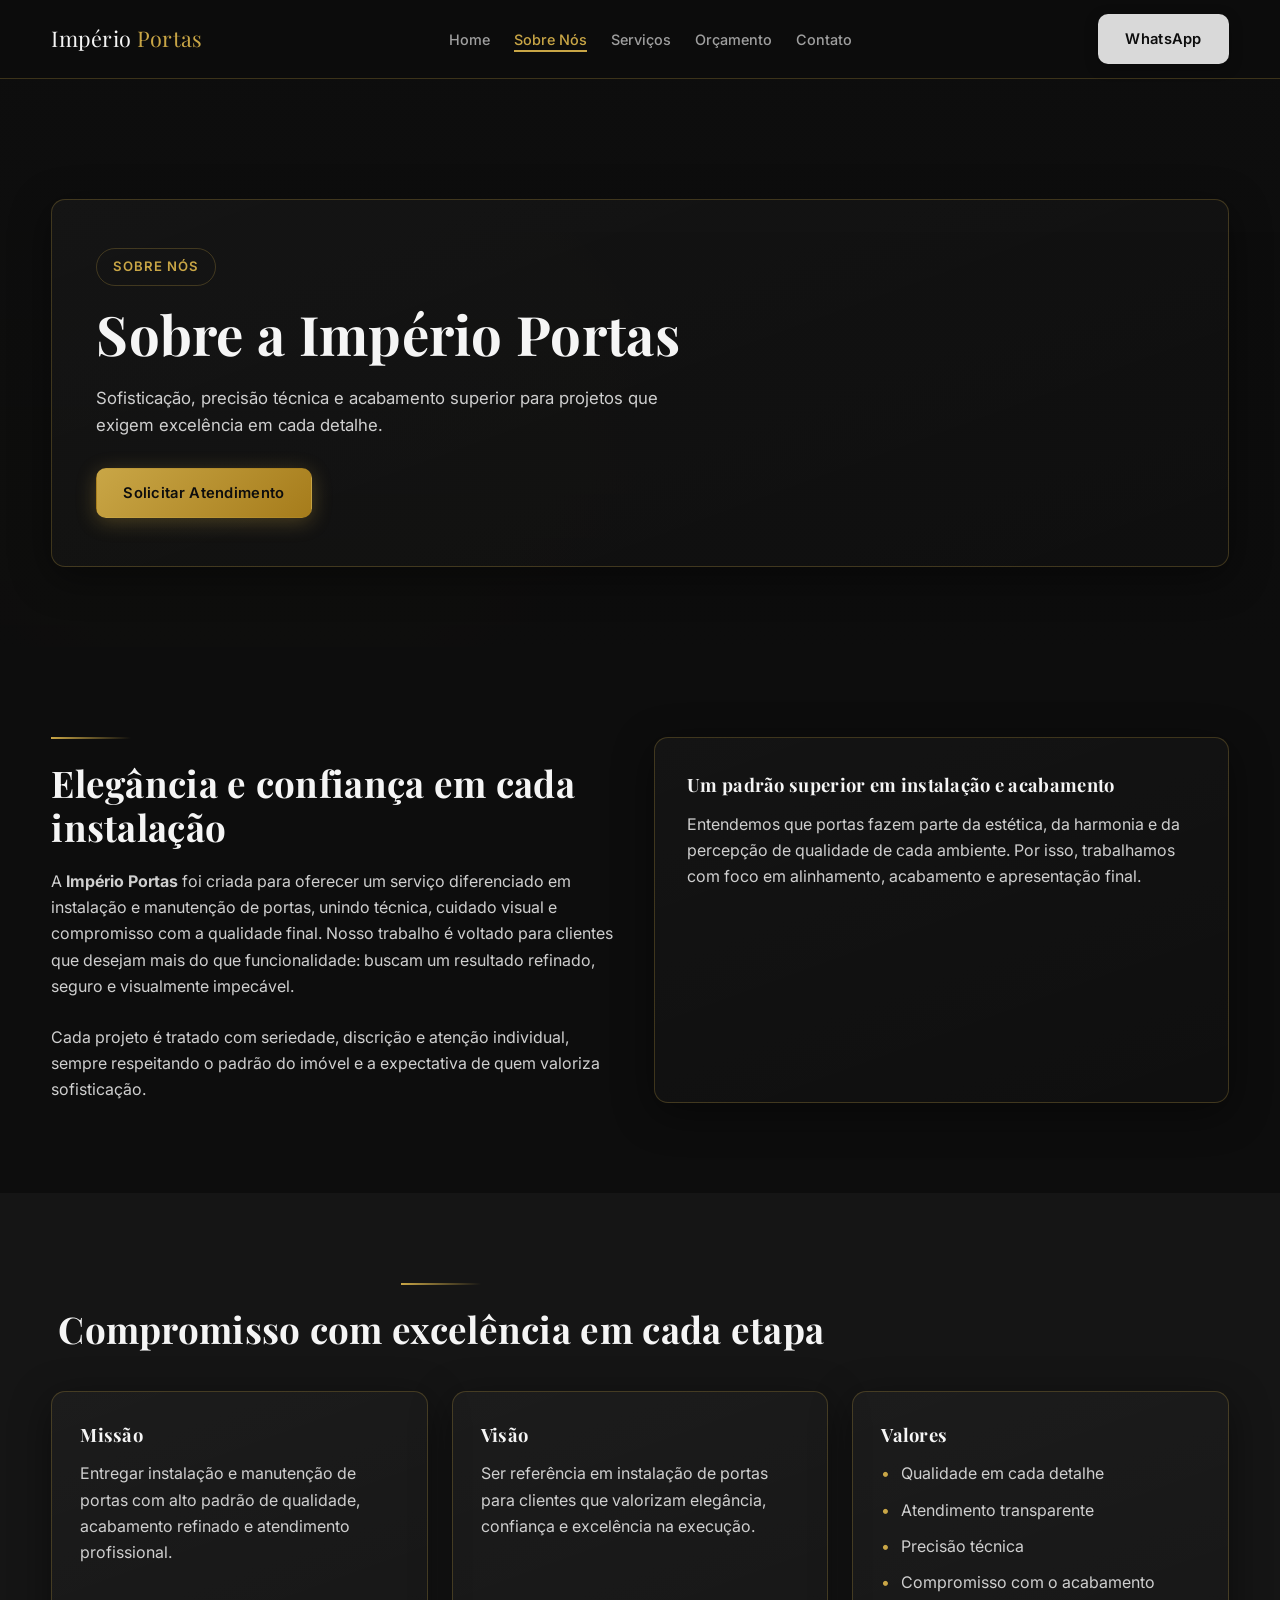
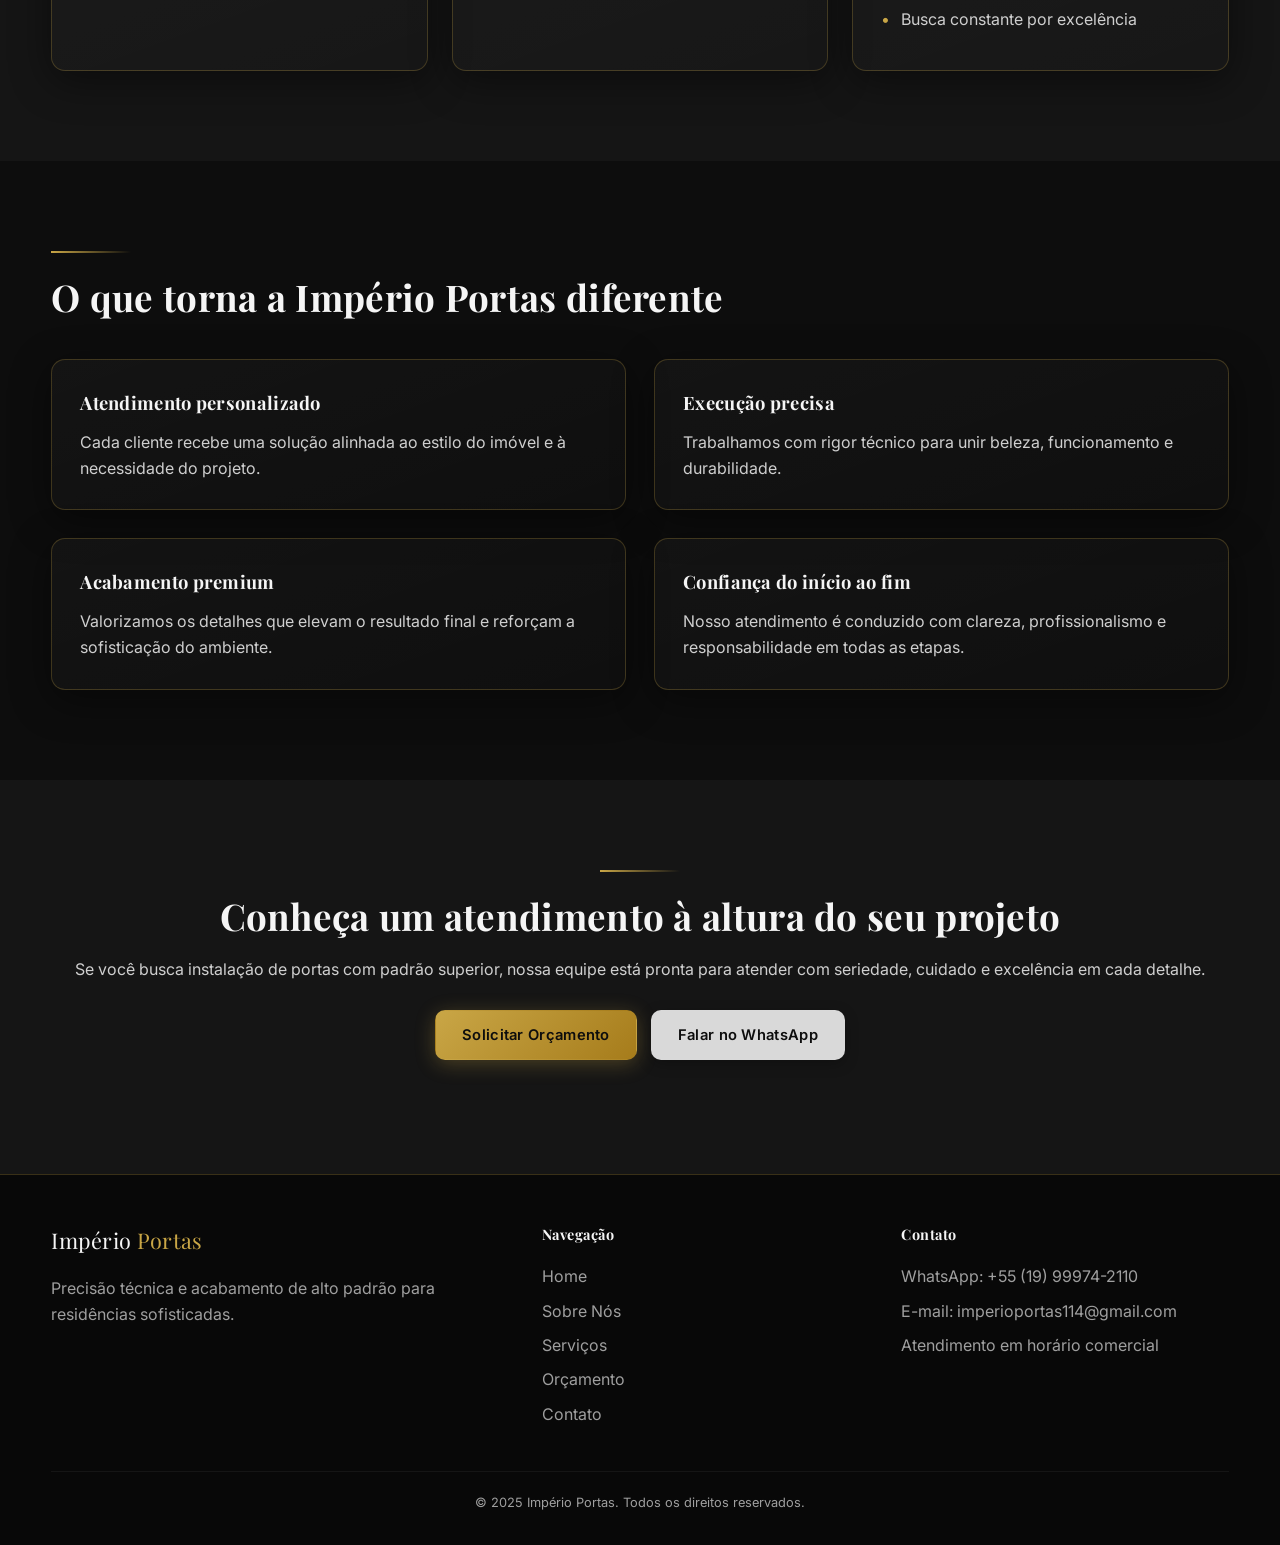
<file: sobre.html>
<!DOCTYPE html>
<html lang="pt-BR">
<head>
  <meta charset="UTF-8" /><meta name="viewport" content="width=device-width, initial-scale=1.0" />
  <title>Império Portas | Sobre Nós</title>
  <link rel="preconnect" href="https://fonts.googleapis.com">
  <link rel="preconnect" href="https://fonts.gstatic.com" crossorigin>
  <link href="https://fonts.googleapis.com/css2?family=Inter:wght@300;400;500;600;700&family=Playfair+Display:wght@600;700;800&display=swap" rel="stylesheet">
  <link rel="stylesheet" href="style.css" />
</head>
<body>

  <header class="header">
    <div class="container navbar">
      <a class="logo" href="index.html">Império <span>Portas</span></a>
      <nav><ul class="nav-menu">
        <li><a href="index.html">Home</a></li>
        <li><a class="active" href="sobre.html">Sobre Nós</a></li>
        <li><a href="servicos.html">Serviços</a></li>
        <li><a href="orcamento.html">Orçamento</a></li>
        <li><a href="contato.html">Contato</a></li>
      </ul></nav>
      <div class="nav-cta"><a class="btn btn-light" href="https://wa.me/5519999742110" target="_blank">WhatsApp</a></div>
      <button class="hamburger" id="hamburger" aria-label="Abrir menu" aria-expanded="false">
        <span></span><span></span><span></span>
      </button>
    </div>
  </header>

  <nav class="mobile-menu" id="mobileMenu">
    <a href="index.html">Home</a>
    <a href="sobre.html" class="active">Sobre Nós</a>
    <a href="servicos.html">Serviços</a>
    <a href="orcamento.html">Orçamento</a>
    <a href="contato.html">Contato</a>
    <div class="mobile-menu-cta">
      <a class="btn btn-light" href="https://wa.me/5519999742110" target="_blank">Chamar no WhatsApp</a>
    </div>
  </nav>

  <section class="banner">
    <div class="container">
      <div class="banner-card" data-reveal>
        <span class="eyebrow">Sobre Nós</span>
        <h1>Sobre a Império Portas</h1>
        <p>Sofisticação, precisão técnica e acabamento superior para projetos que exigem excelência em cada detalhe.</p>
        <a class="btn btn-gold" href="orcamento.html">Solicitar Atendimento</a>
      </div>
    </div>
  </section>

  <section class="section">
    <div class="container grid-2">
      <div data-reveal>
        <div class="line"></div>
        <h2>Elegância e confiança em cada instalação</h2>
        <p>A <strong>Império Portas</strong> foi criada para oferecer um serviço diferenciado em instalação e manutenção de portas, unindo técnica, cuidado visual e compromisso com a qualidade final. Nosso trabalho é voltado para clientes que desejam mais do que funcionalidade: buscam um resultado refinado, seguro e visualmente impecável.</p>
        <p class="mt-24">Cada projeto é tratado com seriedade, discrição e atenção individual, sempre respeitando o padrão do imóvel e a expectativa de quem valoriza sofisticação.</p>
      </div>
      <div class="highlight-box" data-reveal data-reveal-delay="2">
        <h3>Um padrão superior em instalação e acabamento</h3>
        <p>Entendemos que portas fazem parte da estética, da harmonia e da percepção de qualidade de cada ambiente. Por isso, trabalhamos com foco em alinhamento, acabamento e apresentação final.</p>
      </div>
    </div>
  </section>

  <section class="section alt-bg">
    <div class="container">
      <div class="section-head center" data-reveal>
        <div class="line" style="margin:0 auto 22px;"></div>
        <h2>Compromisso com excelência em cada etapa</h2>
      </div>
      <div class="grid-3">
        <div class="card" data-reveal data-reveal-delay="1">
          <h3>Missão</h3>
          <p>Entregar instalação e manutenção de portas com alto padrão de qualidade, acabamento refinado e atendimento profissional.</p>
        </div>
        <div class="card" data-reveal data-reveal-delay="2">
          <h3>Visão</h3>
          <p>Ser referência em instalação de portas para clientes que valorizam elegância, confiança e excelência na execução.</p>
        </div>
        <div class="card" data-reveal data-reveal-delay="3">
          <h3>Valores</h3>
          <ul class="list-check">
            <li>Qualidade em cada detalhe</li>
            <li>Atendimento transparente</li>
            <li>Precisão técnica</li>
            <li>Compromisso com o acabamento</li>
            <li>Busca constante por excelência</li>
          </ul>
        </div>
      </div>
    </div>
  </section>

  <section class="section">
    <div class="container">
      <div class="section-head" data-reveal>
        <div class="line"></div>
        <h2>O que torna a Império Portas diferente</h2>
      </div>
      <div class="grid-2">
        <div class="card" data-reveal data-reveal-delay="1"><h3>Atendimento personalizado</h3><p>Cada cliente recebe uma solução alinhada ao estilo do imóvel e à necessidade do projeto.</p></div>
        <div class="card" data-reveal data-reveal-delay="2"><h3>Execução precisa</h3><p>Trabalhamos com rigor técnico para unir beleza, funcionamento e durabilidade.</p></div>
        <div class="card" data-reveal data-reveal-delay="1"><h3>Acabamento premium</h3><p>Valorizamos os detalhes que elevam o resultado final e reforçam a sofisticação do ambiente.</p></div>
        <div class="card" data-reveal data-reveal-delay="2"><h3>Confiança do início ao fim</h3><p>Nosso atendimento é conduzido com clareza, profissionalismo e responsabilidade em todas as etapas.</p></div>
      </div>
    </div>
  </section>

  <section class="section alt-bg">
    <div class="container center" data-reveal>
      <div class="line" style="margin:0 auto 22px;"></div>
      <h2>Conheça um atendimento à altura do seu projeto</h2>
      <p>Se você busca instalação de portas com padrão superior, nossa equipe está pronta para atender com seriedade, cuidado e excelência em cada detalhe.</p>
      <div class="hero-actions" style="justify-content:center; margin-top:28px;">
        <a class="btn btn-gold" href="orcamento.html">Solicitar Orçamento</a>
        <a class="btn btn-light" href="https://wa.me/5519999742110" target="_blank">Falar no WhatsApp</a>
      </div>
    </div>
  </section>

  <footer class="footer">
    <div class="container footer-grid">
      <div><div class="logo mb-16">Império <span>Portas</span></div><p>Precisão técnica e acabamento de alto padrão para residências sofisticadas.</p></div>
      <div><h4>Navegação</h4><a href="index.html">Home</a><a href="sobre.html">Sobre Nós</a><a href="servicos.html">Serviços</a><a href="orcamento.html">Orçamento</a><a href="contato.html">Contato</a></div>
      <div>
        <h4>Contato</h4>
        <p>WhatsApp: +55 (19) 99974-2110</p>
        <p>E-mail: imperioportas114@gmail.com</p>
        <p>Atendimento em horário comercial</p>
      </div>
    </div>
    <div class="footer-bottom container"><p>&copy; 2025 Império Portas. Todos os direitos reservados.</p></div>
  </footer>

  <script src="app.js" defer></script>
</body>
</html>
</file>
<file: style.css>
/* ============================================================
   IMPÉRIO PORTAS — CSS PREMIUM + RESPONSIVO v2
   ============================================================ */
:root {
  --black: #0d0d0d;
  --black-soft: #151515;
  --black-card: #1b1b1b;
  --gold: #c9a646;
  --gold-dark: #a67c1b;
  --gold-light: #e2c06e;
  --white: #f5f5f5;
  --gray: #cfcfcf;
  --gray-soft: #9f9f9f;
  --btn-light: #d9d9d9;
  --border-gold: rgba(201,166,70,0.25);
  --shadow: 0 10px 40px rgba(0,0,0,0.45);
  --radius: 14px;
  --radius-sm: 10px;
  --transition: 0.3s ease;
}
*, *::before, *::after { margin:0; padding:0; box-sizing:border-box; }
html { scroll-behavior:smooth; }
body {
  background:var(--black); color:var(--white);
  font-family:"Inter",Arial,sans-serif; line-height:1.65;
  overflow-x:hidden;
}
a { text-decoration:none; color:inherit; }
img { max-width:100%; display:block; }
ul { list-style:none; }
button { font-family:inherit; }

h1,h2,h3,h4,.logo { font-family:"Playfair Display",Georgia,serif; letter-spacing:0.3px; }
h1 { font-size:clamp(2rem,5vw,3.4rem); line-height:1.12; margin-bottom:20px; }
h2 { font-size:clamp(1.6rem,3.5vw,2.3rem); line-height:1.2; margin-bottom:18px; }
h3 { font-size:1.15rem; margin-bottom:10px; }
p  { color:var(--gray); font-size:1rem; }

.container { width:min(1180px,92%); margin:0 auto; }
.section { padding:90px 0; }
.section-sm { padding:60px 0; }
.center { text-align:center; }
.mt-16 { margin-top:16px; }
.mt-24 { margin-top:24px; }
.mt-32 { margin-top:32px; }
.mb-16 { margin-bottom:16px; }
.alt-bg { background:var(--black-soft); }

.grid-2 { display:grid; grid-template-columns:1fr 1fr; gap:28px; }
.grid-3 { display:grid; grid-template-columns:repeat(3,1fr); gap:24px; }
.grid-4 { display:grid; grid-template-columns:repeat(4,1fr); gap:20px; }

.section-head { max-width:780px; margin-bottom:40px; }
.line { width:80px; height:2px; background:linear-gradient(90deg,var(--gold),transparent); margin-bottom:22px; }
.eyebrow {
  display:inline-block; color:var(--gold); border:1px solid var(--border-gold);
  border-radius:999px; padding:7px 16px; margin-bottom:18px;
  font-size:0.82rem; font-family:"Inter",sans-serif; font-weight:600;
  letter-spacing:1px; text-transform:uppercase;
}

.card,.step,.contact-card,.highlight-box,.info-box,.form-box,.banner-card,.hero-card {
  background:linear-gradient(160deg,rgba(255,255,255,0.03),rgba(255,255,255,0.01));
  border:1px solid var(--border-gold); border-radius:var(--radius); box-shadow:var(--shadow);
}
.card,.step,.contact-card { padding:28px; transition:border-color var(--transition),transform var(--transition); }
.card:hover,.step:hover,.contact-card:hover { border-color:rgba(201,166,70,0.5); transform:translateY(-4px); }
.highlight-box { padding:32px; }
.info-box { padding:32px; }

.list-check li { color:var(--gray); padding-left:20px; position:relative; margin-bottom:10px; }
.list-check li::before { content:"•"; color:var(--gold); position:absolute; left:0; }

/* ── HEADER ── */
.header {
  position:sticky; top:0; z-index:100;
  background:rgba(13,13,13,0.97);
  backdrop-filter:blur(14px); -webkit-backdrop-filter:blur(14px);
  border-bottom:1px solid var(--border-gold); transition:box-shadow 0.3s;
}
.header.scrolled { box-shadow:0 4px 30px rgba(0,0,0,0.7); }
.navbar { min-height:78px; display:flex; align-items:center; justify-content:space-between; gap:20px; }
.logo { font-size:1.35rem; color:var(--white); white-space:nowrap; flex-shrink:0; }
.logo span { color:var(--gold); }

.nav-menu { display:flex; gap:24px; align-items:center; }
.nav-menu a {
  color:var(--gray-soft); font-size:0.9rem; font-weight:500;
  position:relative; transition:color var(--transition);
}
.nav-menu a::after {
  content:""; position:absolute; bottom:-4px; left:0;
  width:0; height:2px; background:var(--gold); transition:width var(--transition);
}
.nav-menu a:hover,.nav-menu a.active { color:var(--gold); }
.nav-menu a:hover::after,.nav-menu a.active::after { width:100%; }
.nav-cta { display:flex; align-items:center; flex-shrink:0; }

/* hamburger */
.hamburger {
  display:none; flex-direction:column; justify-content:center; align-items:center;
  width:42px; height:42px; border:1px solid var(--border-gold); border-radius:var(--radius-sm);
  background:transparent; cursor:pointer; gap:5px; transition:border-color var(--transition); flex-shrink:0;
}
.hamburger:hover { border-color:var(--gold); }
.hamburger span {
  display:block; width:20px; height:2px; background:var(--white);
  border-radius:2px; transition:all 0.38s cubic-bezier(.23,1,.32,1); transform-origin:center;
}
.hamburger.open span:nth-child(1) { transform:translateY(7px) rotate(45deg); }
.hamburger.open span:nth-child(2) { opacity:0; transform:scaleX(0); }
.hamburger.open span:nth-child(3) { transform:translateY(-7px) rotate(-45deg); }

/* mobile menu */
.mobile-menu {
  display:none; position:fixed; inset:78px 0 0 0;
  background:rgba(9,9,9,0.99); backdrop-filter:blur(18px);
  z-index:99; flex-direction:column; align-items:center; justify-content:center;
  gap:36px; opacity:0; pointer-events:none; transition:opacity 0.38s ease;
}
.mobile-menu.open { opacity:1; pointer-events:all; }
.mobile-menu a { font-family:"Playfair Display",serif; font-size:2rem; color:var(--white); position:relative; transition:color var(--transition); }
.mobile-menu a::after { content:""; position:absolute; bottom:-6px; left:50%; right:50%; height:2px; background:var(--gold); transition:all 0.35s ease; }
.mobile-menu a:hover { color:var(--gold); }
.mobile-menu a:hover::after { left:0; right:0; }
.mobile-menu a.active { color:var(--gold); }
.mobile-menu-cta { margin-top:8px; }

/* ── BOTÕES ── */
.btn {
  display:inline-flex; align-items:center; justify-content:center; gap:8px;
  min-height:48px; padding:12px 26px; border-radius:var(--radius-sm);
  font-weight:600; font-size:0.92rem; transition:all var(--transition);
  border:1px solid transparent; cursor:pointer; white-space:nowrap; letter-spacing:0.3px;
}
.btn-gold {
  background:linear-gradient(135deg,var(--gold),var(--gold-dark)); color:var(--black);
  box-shadow:0 4px 20px rgba(201,166,70,0.3);
}
.btn-gold:hover { background:linear-gradient(135deg,var(--gold-light),var(--gold)); box-shadow:0 6px 28px rgba(201,166,70,0.5); transform:translateY(-2px); }
.btn-light { background:var(--btn-light); color:var(--black); box-shadow:0 4px 14px rgba(0,0,0,0.25); }
.btn-light:hover { opacity:0.88; transform:translateY(-2px); }
.btn-outline { border:1px solid var(--border-gold); color:var(--white); background:transparent; }
.btn-outline:hover { border-color:var(--gold); color:var(--gold); }

.hero .container { position:relative; z-index:1; }
.hero-grid { display:grid; grid-template-columns:1.15fr 1fr; gap:48px; align-items:center; }
.hero p { max-width:560px; margin-bottom:30px; font-size:1.05rem; }
.hero-actions { display:flex; gap:14px; flex-wrap:wrap; margin-bottom:24px; }
.trust { color:var(--gray-soft); font-size:0.88rem; border-left:2px solid var(--gold); padding-left:14px; margin-top:8px; max-width:500px; }
.hero-card {
  min-height:480px; padding:36px; display:flex; flex-direction:column; justify-content:flex-end;
  background: linear-gradient(160deg, #1a1610 0%, #0d0d0d 100%);
  position: relative; overflow: hidden;
  border-radius:20px;
}
.hero-card span { color:var(--white); font-size:1rem; opacity:0.88; }

/* banner */
.banner {
  padding:120px 0 80px;
  background:linear-gradient(rgba(13,13,13,0.87),rgba(13,13,13,0.92)),
             radial-gradient(circle at 20% 80%,rgba(201,166,70,0.08),transparent 40%);
}
.banner-card { padding:48px 44px; }
.banner-card h1 { max-width:700px; }
.banner-card p  { max-width:620px; margin-bottom:28px; font-size:1.05rem; }

/* stats */
.stats-grid { display:grid; grid-template-columns:repeat(3,1fr); gap:24px; }
.stat-card {
  text-align:center; padding:32px 20px; border:1px solid var(--border-gold);
  border-radius:var(--radius); background:linear-gradient(160deg,rgba(201,166,70,0.04),transparent);
  transition:border-color var(--transition),transform var(--transition);
}
.stat-card:hover { border-color:rgba(201,166,70,0.5); transform:translateY(-4px); }
.stat-number { font-family:"Playfair Display",serif; font-size:2.6rem; font-weight:800; color:var(--gold); line-height:1; margin-bottom:8px; }
.stat-label { color:var(--gray-soft); font-size:0.9rem; }

/* formulário */
.form-box { padding:36px; }
.form-grid { display:grid; gap:18px; }
.form-row { display:grid; grid-template-columns:1fr 1fr; gap:18px; }
.form-group { display:flex; flex-direction:column; gap:7px; }
.form-group label { font-size:0.78rem; font-weight:600; color:var(--gray-soft); letter-spacing:0.9px; text-transform:uppercase; }

input,textarea,select {
  width:100%; background:rgba(255,255,255,0.04); border:1px solid rgba(255,255,255,0.10);
  color:var(--white); padding:14px 16px; border-radius:var(--radius-sm);
  outline:none; font-family:"Inter",sans-serif; font-size:0.95rem;
  transition:border-color var(--transition),box-shadow var(--transition),background var(--transition);
  -webkit-appearance:none;
}
input::placeholder,textarea::placeholder { color:rgba(255,255,255,0.28); }
input:focus,textarea:focus,select:focus {
  border-color:var(--gold); background:rgba(201,166,70,0.05);
  box-shadow:0 0 0 3px rgba(201,166,70,0.14);
}
select option { background:#1a1a1a; color:var(--white); }
textarea { min-height:140px; resize:vertical; }
input:valid:not(:placeholder-shown),textarea:valid:not(:placeholder-shown) { border-color:rgba(201,166,70,0.4); }

.form-success { display:none; text-align:center; padding:32px; }
.form-success .icon {
  width:60px; height:60px; border-radius:50%; background:rgba(201,166,70,0.12);
  border:1px solid var(--border-gold); display:flex; align-items:center; justify-content:center;
  margin:0 auto 16px; font-size:1.5rem;
}
.form-success h3 { color:var(--gold); margin-bottom:8px; }
.form-success p { color:var(--gray-soft); }

/* toast */
.toast {
  position:fixed; bottom:28px; right:28px; background:#1a1a1a;
  border:1px solid var(--border-gold); border-radius:var(--radius-sm);
  padding:16px 22px; display:flex; align-items:center; gap:12px;
  box-shadow:var(--shadow); z-index:9999; transform:translateY(80px); opacity:0;
  transition:all 0.4s cubic-bezier(.23,1,.32,1); max-width:360px;
}
.toast.show { transform:translateY(0); opacity:1; }
.toast p { color:var(--white); font-size:0.9rem; margin:0; }

/* scroll reveal */
[data-reveal] { opacity:0; transform:translateY(28px); transition:opacity 0.65s ease,transform 0.65s ease; }
[data-reveal].revealed { opacity:1; transform:translateY(0); }
[data-reveal-delay="1"] { transition-delay:0.10s; }
[data-reveal-delay="2"] { transition-delay:0.20s; }
[data-reveal-delay="3"] { transition-delay:0.30s; }
[data-reveal-delay="4"] { transition-delay:0.40s; }

/* footer */
.footer { border-top:1px solid var(--border-gold); padding:48px 0 24px; background:#080808; }
.footer-grid { display:grid; grid-template-columns:1.4fr 1fr 1fr; gap:32px; }
.footer-bottom { margin-top:36px; padding-top:20px; border-top:1px solid rgba(255,255,255,0.05); text-align:center; }
.footer-bottom p { color:rgba(255,255,255,0.2); font-size:0.8rem; }
.footer p,.footer a { color:var(--gray-soft); margin-bottom:8px; display:block; }
.footer a:hover { color:var(--gold); }
.footer h4 { color:var(--white); margin-bottom:16px; font-size:0.9rem; letter-spacing:0.5px; }

/* responsive */
@media (max-width:980px) {
  .grid-2,.grid-3,.grid-4,.footer-grid { grid-template-columns:1fr; }
  .hero-grid { grid-template-columns:1fr; }
  .hero-card { min-height:280px; order:-1; }
  .hero { padding:80px 0 60px; }
  .stats-grid { grid-template-columns:1fr 1fr; }
  .form-row { grid-template-columns:1fr; }
  .nav-menu,.nav-cta { display:none; }
  .hamburger { display:flex; }
  .mobile-menu { display:flex; }
  .banner { padding:90px 0 60px; }
  .banner-card { padding:28px 24px; }
  .section { padding:64px 0; }
}
@media (max-width:600px) {
  .hero { padding:60px 0 48px; }
  .hero-actions { flex-direction:column; }
  .hero-actions .btn { width:100%; justify-content:center; }
  .btn { min-height:52px; font-size:0.9rem; }
  .stats-grid { grid-template-columns:1fr; }
  .banner-card { padding:22px 18px; }
  .section { padding:50px 0; }
  .form-box { padding:22px 18px; }
  .footer-grid { gap:24px; }
  .mobile-menu a { font-size:1.6rem; }
  .toast { bottom:16px; right:16px; left:16px; max-width:none; }
}

/* ── HERO CARD decorativo (sem foto) ── */
.hero-card::before {
  content: "";
  position: absolute;
  inset: 0;
  background:
    radial-gradient(circle at 30% 70%, rgba(201,166,70,0.12) 0%, transparent 55%),
    radial-gradient(circle at 80% 20%, rgba(201,166,70,0.07) 0%, transparent 40%);
  pointer-events: none;
}
.hero-card::after {
  content: "";
  position: absolute;
  top: -1px; left: -1px; right: -1px;
  height: 3px;
  background: linear-gradient(90deg, transparent, var(--gold), transparent);
  border-radius: 20px 20px 0 0;
}
.hero-card span { position: relative; z-index: 1; }

/* ── HERO sem foto — fundo elegante ── */
.hero {
  background:
    linear-gradient(160deg, #0d0d0d 0%, #111008 50%, #0d0d0d 100%) !important;
}
.hero-accent {
  position: absolute;
  width: 600px; height: 600px;
  border-radius: 50%;
  background: radial-gradient(circle, rgba(201,166,70,0.06) 0%, transparent 70%);
  top: -150px; right: -100px;
  pointer-events: none;
}
</file>
